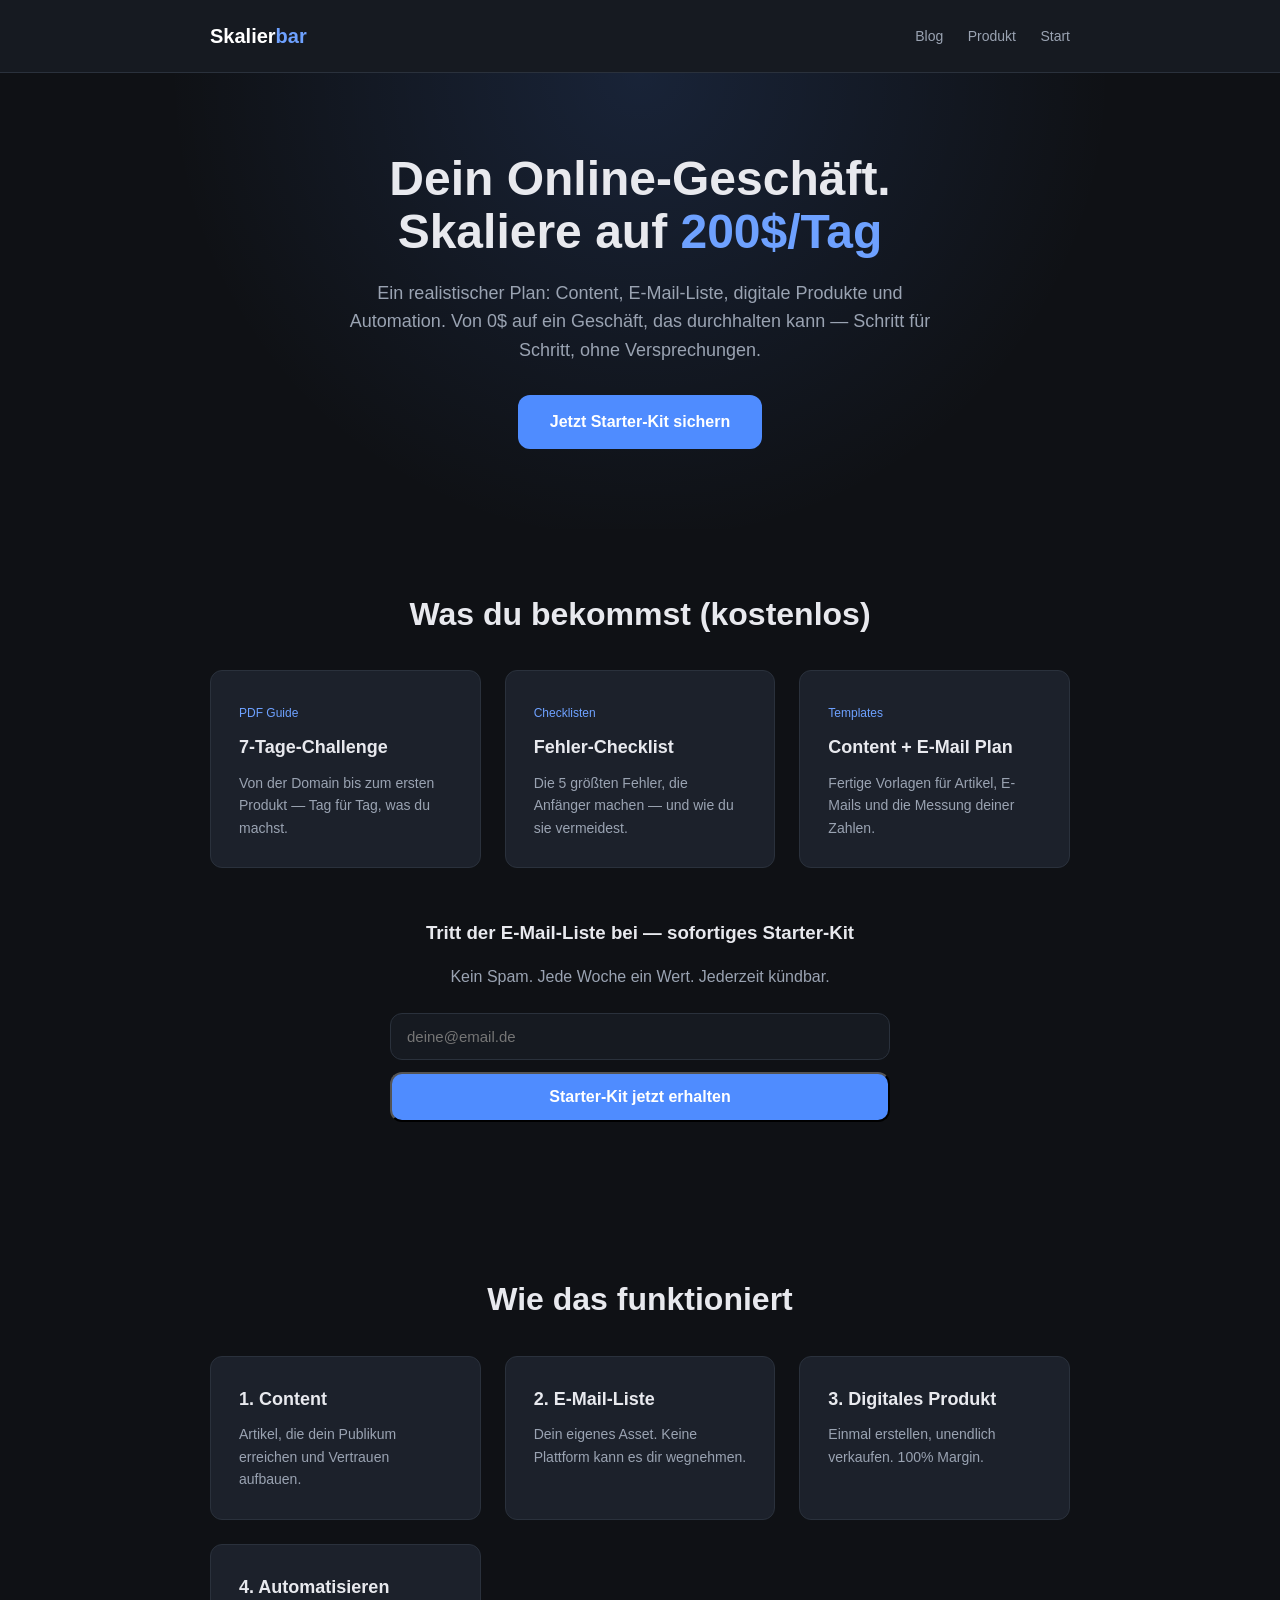
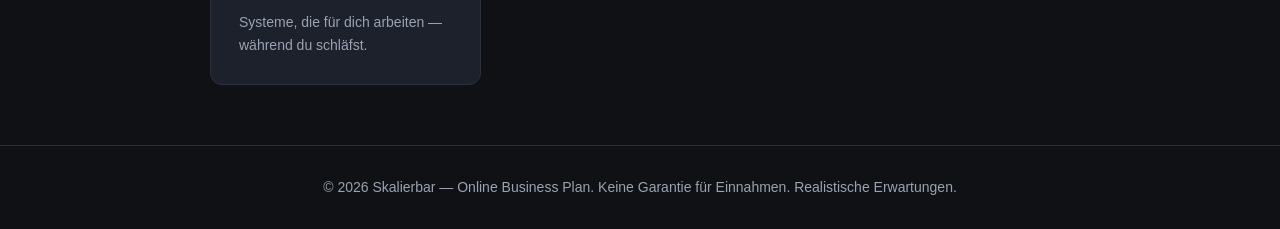
<file: online-business/site/index.html>
<!DOCTYPE html>
<html lang="de">
<head>
  <meta charset="UTF-8">
  <meta name="viewport" content="width=device-width, initial-scale=1.0">
  <title>Online Business Skalieren — Von 0$ auf 200$/Tag</title>
  <meta name="description" content="Lerne, wie du ein Online-Geschäft aufbaust, das mit der Zeit auf 200$/Tag skaliert. Content, E-Mail-Liste, digitale Produkte, Automation.">
  <link rel="stylesheet" href="styles.css">
</head>
<body>
  <header>
    <div class="container">
      <div class="logo">Skalier<span>bar</span></div>
      <nav>
        <a href="blog.html">Blog</a>
        <a href="produkt.html">Produkt</a>
        <a href="#start">Start</a>
      </nav>
    </div>
  </header>

  <section class="hero">
    <div class="container">
      <h1>Dein Online-Geschäft.<br>Skaliere auf <span>200$/Tag</span></h1>
      <p>Ein realistischer Plan: Content, E-Mail-Liste, digitale Produkte und Automation. Von 0$ auf ein Geschäft, das durchhalten kann — Schritt für Schritt, ohne Versprechungen.</p>
      <a href="#start" class="cta">Jetzt Starter-Kit sichern</a>
    </div>
  </section>

  <section class="section" id="start">
    <div class="container">
      <h2>Was du bekommst (kostenlos)</h2>
      <div class="grid">
        <div class="card">
          <span class="tag">PDF Guide</span>
          <h3>7-Tage-Challenge</h3>
          <p>Von der Domain bis zum ersten Produkt — Tag für Tag, was du machst.</p>
        </div>
        <div class="card">
          <span class="tag">Checklisten</span>
          <h3>Fehler-Checklist</h3>
          <p>Die 5 größten Fehler, die Anfänger machen — und wie du sie vermeidest.</p>
        </div>
        <div class="card">
          <span class="tag">Templates</span>
          <h3>Content + E-Mail Plan</h3>
          <p>Fertige Vorlagen für Artikel, E-Mails und die Messung deiner Zahlen.</p>
        </div>
      </div>

      <div class="lead-form" style="margin-top:50px;">
        <h3 style="text-align:center;margin-bottom:16px;">Tritt der E-Mail-Liste bei — sofortiges Starter-Kit</h3>
        <p style="text-align:center;color:var(--muted);margin-bottom:24px;">Kein Spam. Jede Woche ein Wert. Jederzeit kündbar.</p>
        <form id="subscribeForm">
          <input type="email" name="email" placeholder="deine@email.de" required>
          <button type="submit" class="cta">Starter-Kit jetzt erhalten</button>
          <p id="formMsg" style="margin-top:12px;min-height:20px;"></p>
        </form>
      </div>
    </div>
  </section>

  <section class="section">
    <div class="container">
      <h2>Wie das funktioniert</h2>
      <div class="grid">
        <div class="card"><h3>1. Content</h3><p>Artikel, die dein Publikum erreichen und Vertrauen aufbauen.</p></div>
        <div class="card"><h3>2. E-Mail-Liste</h3><p>Dein eigenes Asset. Keine Plattform kann es dir wegnehmen.</p></div>
        <div class="card"><h3>3. Digitales Produkt</h3><p>Einmal erstellen, unendlich verkaufen. 100% Margin.</p></div>
        <div class="card"><h3>4. Automatisieren</h3><p>Systeme, die für dich arbeiten — während du schläfst.</p></div>
      </div>
    </div>
  </section>

  <footer>
    <div class="container">
      <p>© 2026 Skalierbar — Online Business Plan. Keine Garantie für Einnahmen. Realistische Erwartungen.</p>
    </div>
  </footer>

  <script>
    document.getElementById('subscribeForm').addEventListener('submit', async (e) => {
      e.preventDefault();
      const form = e.target;
      const email = form.email.value.trim();
      const msg = document.getElementById('formMsg');
      const btn = form.querySelector('button');
      btn.disabled = true;
      btn.textContent = 'Wird gesendet...';
      try {
        const res = await fetch('/api/subscribe', {
          method: 'POST',
          headers: { 'Content-Type': 'application/x-www-form-urlencoded' },
          body: 'email=' + encodeURIComponent(email) + '&source=website&leadMagnet=7-tage-challenge'
        });
        const data = await res.json();
        if (res.ok) {
          msg.innerHTML = '<span class="success">✓ ' + (data.message || 'Erfolgreich angemeldet!') + '</span>';
          form.reset();
        } else {
          msg.innerHTML = '<span class="error">✗ ' + (data.error || 'Fehler') + '</span>';
        }
      } catch {
        msg.innerHTML = '<span class="error">✗ Netzwerkfehler. Bitte erneut versuchen.</span>';
      }
      btn.disabled = false;
      btn.textContent = 'Starter-Kit jetzt erhalten';
    });
  </script>
</body>
</html>
</file>
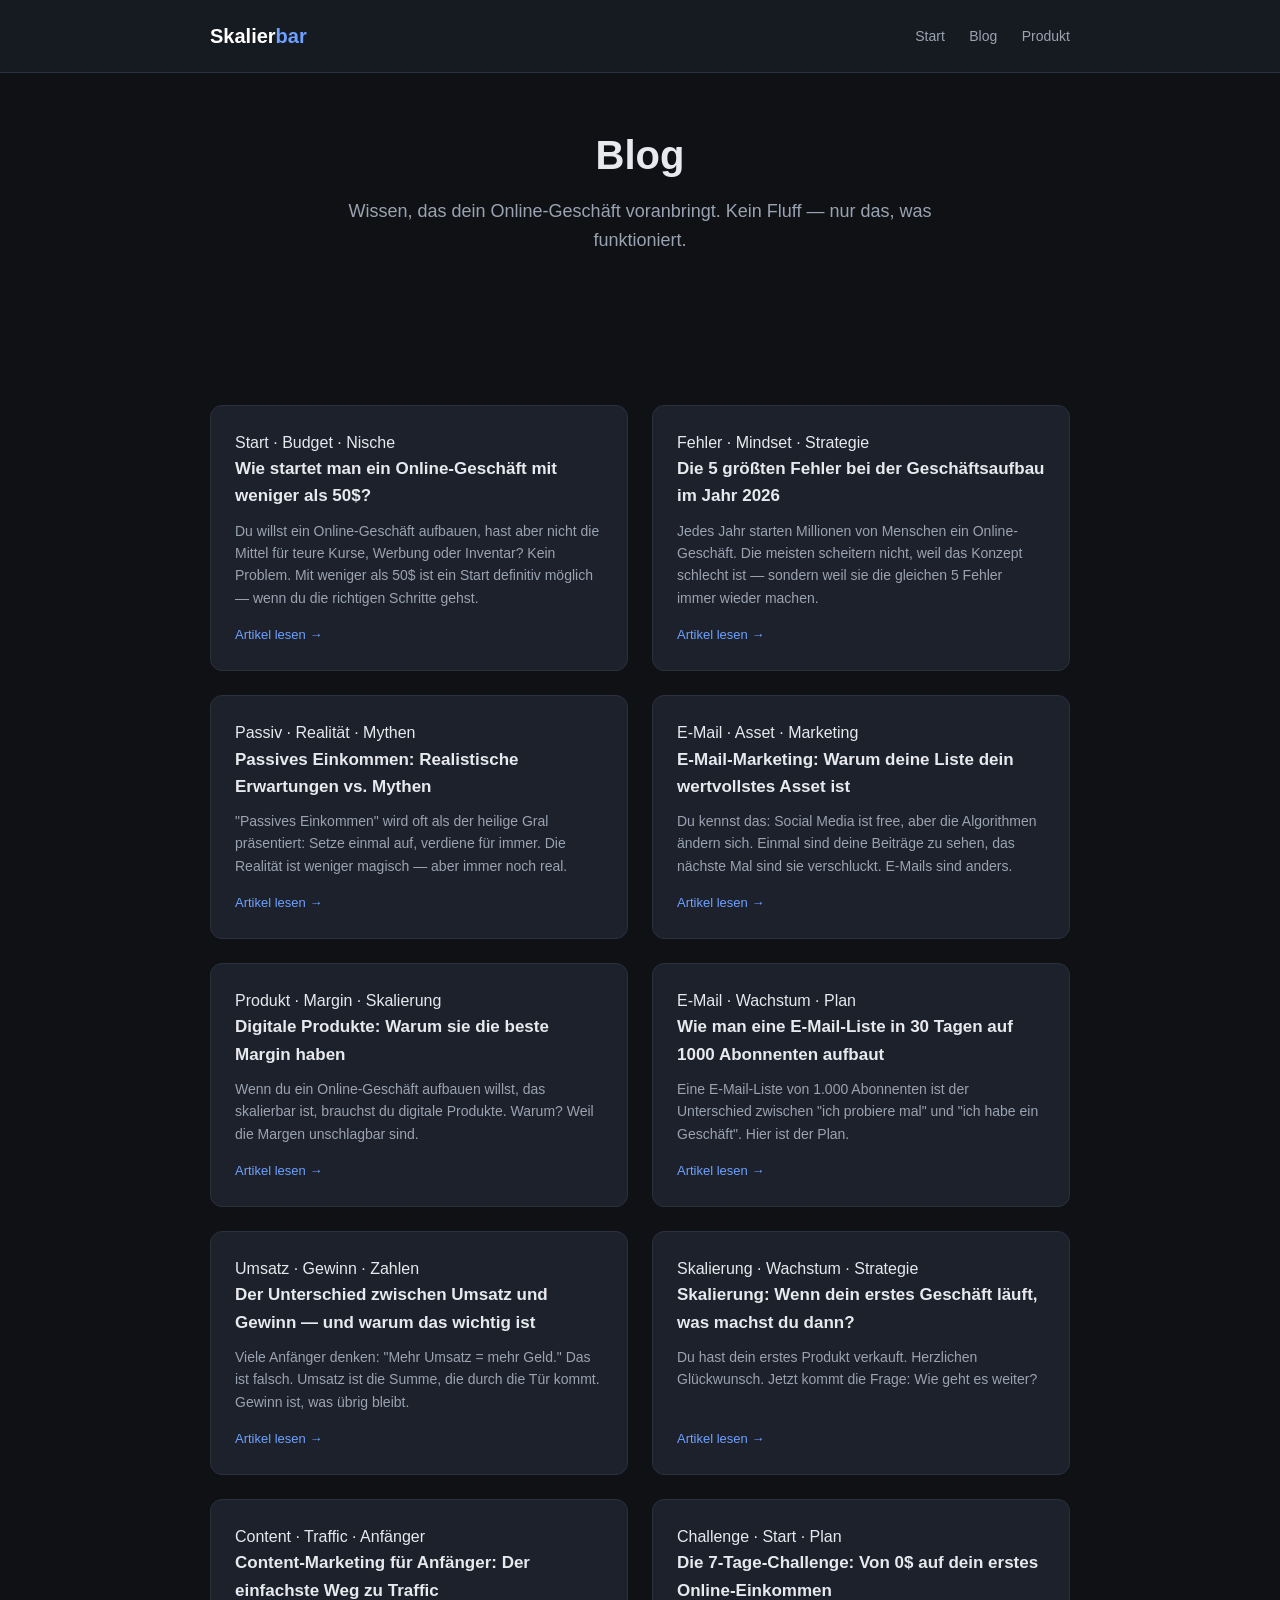
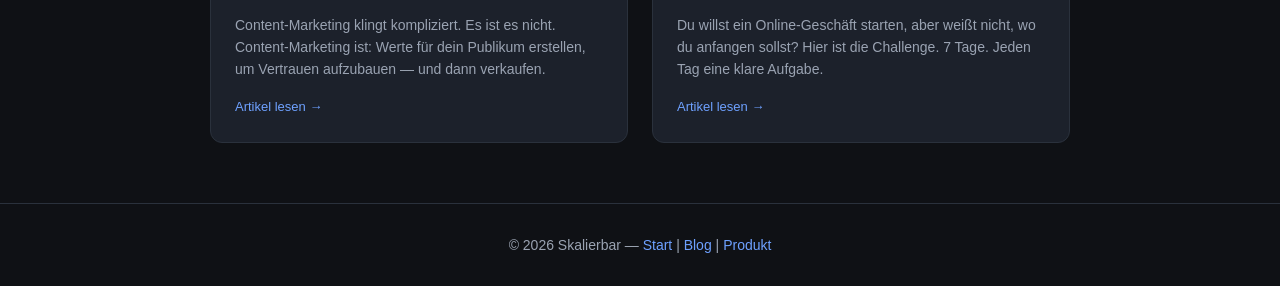
<file: online-business/site/blog.html>
<!DOCTYPE html>
<html lang="de">
<head>
  <meta charset="UTF-8">
  <meta name="viewport" content="width=device-width, initial-scale=1.0">
  <title>Blog — Online Business Skalieren</title>
  <meta name="description" content="Artikel über Online Business, passive Einkommen, E-Mail-Marketing, digitale Produkte und Skalierung.">
  <link rel="stylesheet" href="styles.css">
</head>
<body>
  <header>
    <div class="container">
      <div class="logo">Skalier<span>bar</span></div>
      <nav>
        <a href="index.html">Start</a>
        <a href="blog.html">Blog</a>
        <a href="produkt.html">Produkt</a>
      </nav>
    </div>
  </header>

  <section class="hero" style="padding:60px 0; background:none;">
    <div class="container">
      <h1 style="font-size:40px;">Blog</h1>
      <p style="max-width:600px;">Wissen, das dein Online-Geschäft voranbringt. Kein Fluff — nur das, was funktioniert.</p>
    </div>
  </section>

  <section class="section">
    <div class="container">
      <div class="blog-grid" id="blogGrid">
        <!-- Articles loaded via JS -->
      </div>
    </div>
  </section>

  <footer>
    <div class="container">
      <p>© 2026 Skalierbar — <a href="index.html">Start</a> | <a href="blog.html">Blog</a> | <a href="produkt.html">Produkt</a></p>
    </div>
  </footer>

  <script>
    const articles = [
      { file: 'artikel/01-wie-startet-man-online-geschaeft.html', title: 'Wie startet man ein Online-Geschäft mit weniger als 50$?', excerpt: 'Du willst ein Online-Geschäft aufbauen, hast aber nicht die Mittel für teure Kurse, Werbung oder Inventar? Kein Problem. Mit weniger als 50$ ist ein Start definitiv möglich — wenn du die richtigen Schritte gehst.', tags: ['Start', 'Budget', 'Nische'] },
      { file: 'artikel/02-die-groessten-fehler.html', title: 'Die 5 größten Fehler bei der Geschäftsaufbau im Jahr 2026', excerpt: 'Jedes Jahr starten Millionen von Menschen ein Online-Geschäft. Die meisten scheitern nicht, weil das Konzept schlecht ist — sondern weil sie die gleichen 5 Fehler immer wieder machen.', tags: ['Fehler', 'Mindset', 'Strategie'] },
      { file: 'artikel/03-passives-einkommen.html', title: 'Passives Einkommen: Realistische Erwartungen vs. Mythen', excerpt: '"Passives Einkommen" wird oft als der heilige Gral präsentiert: Setze einmal auf, verdiene für immer. Die Realität ist weniger magisch — aber immer noch real.', tags: ['Passiv', 'Realität', 'Mythen'] },
      { file: 'artikel/04-email-marketing.html', title: 'E-Mail-Marketing: Warum deine Liste dein wertvollstes Asset ist', excerpt: 'Du kennst das: Social Media ist free, aber die Algorithmen ändern sich. Einmal sind deine Beiträge zu sehen, das nächste Mal sind sie verschluckt. E-Mails sind anders.', tags: ['E-Mail', 'Asset', 'Marketing'] },
      { file: 'artikel/05-digitale-produkte.html', title: 'Digitale Produkte: Warum sie die beste Margin haben', excerpt: 'Wenn du ein Online-Geschäft aufbauen willst, das skalierbar ist, brauchst du digitale Produkte. Warum? Weil die Margen unschlagbar sind.', tags: ['Produkt', 'Margin', 'Skalierung'] },
      { file: 'artikel/06-email-liste-30-tage.html', title: 'Wie man eine E-Mail-Liste in 30 Tagen auf 1000 Abonnenten aufbaut', excerpt: 'Eine E-Mail-Liste von 1.000 Abonnenten ist der Unterschied zwischen "ich probiere mal" und "ich habe ein Geschäft". Hier ist der Plan.', tags: ['E-Mail', 'Wachstum', 'Plan'] },
      { file: 'artikel/07-umsatz-vs-gewinn.html', title: 'Der Unterschied zwischen Umsatz und Gewinn — und warum das wichtig ist', excerpt: 'Viele Anfänger denken: "Mehr Umsatz = mehr Geld." Das ist falsch. Umsatz ist die Summe, die durch die Tür kommt. Gewinn ist, was übrig bleibt.', tags: ['Umsatz', 'Gewinn', 'Zahlen'] },
      { file: 'artikel/08-skalierung.html', title: 'Skalierung: Wenn dein erstes Geschäft läuft, was machst du dann?', excerpt: 'Du hast dein erstes Produkt verkauft. Herzlichen Glückwunsch. Jetzt kommt die Frage: Wie geht es weiter?', tags: ['Skalierung', 'Wachstum', 'Strategie'] },
      { file: 'artikel/09-content-marketing-anfaenger.html', title: 'Content-Marketing für Anfänger: Der einfachste Weg zu Traffic', excerpt: 'Content-Marketing klingt kompliziert. Es ist es nicht. Content-Marketing ist: Werte für dein Publikum erstellen, um Vertrauen aufzubauen — und dann verkaufen.', tags: ['Content', 'Traffic', 'Anfänger'] },
      { file: 'artikel/10-7-tage-challenge.html', title: 'Die 7-Tage-Challenge: Von 0$ auf dein erstes Online-Einkommen', excerpt: 'Du willst ein Online-Geschäft starten, aber weißt nicht, wo du anfangen sollst? Hier ist die Challenge. 7 Tage. Jeden Tag eine klare Aufgabe.', tags: ['Challenge', 'Start', 'Plan'] },
    ];

    const grid = document.getElementById('blogGrid');
    articles.forEach(a => {
      const card = document.createElement('article');
      card.className = 'blog-card';
      card.innerHTML = `
        <span class="tag">${a.tags.join(' · ')}</span>
        <h3>${a.title}</h3>
        <p>${a.excerpt}</p>
        <a href="${a.file}" class="read">Artikel lesen →</a>
      `;
      grid.appendChild(card);
    });
  </script>
</body>
</html>
</file>
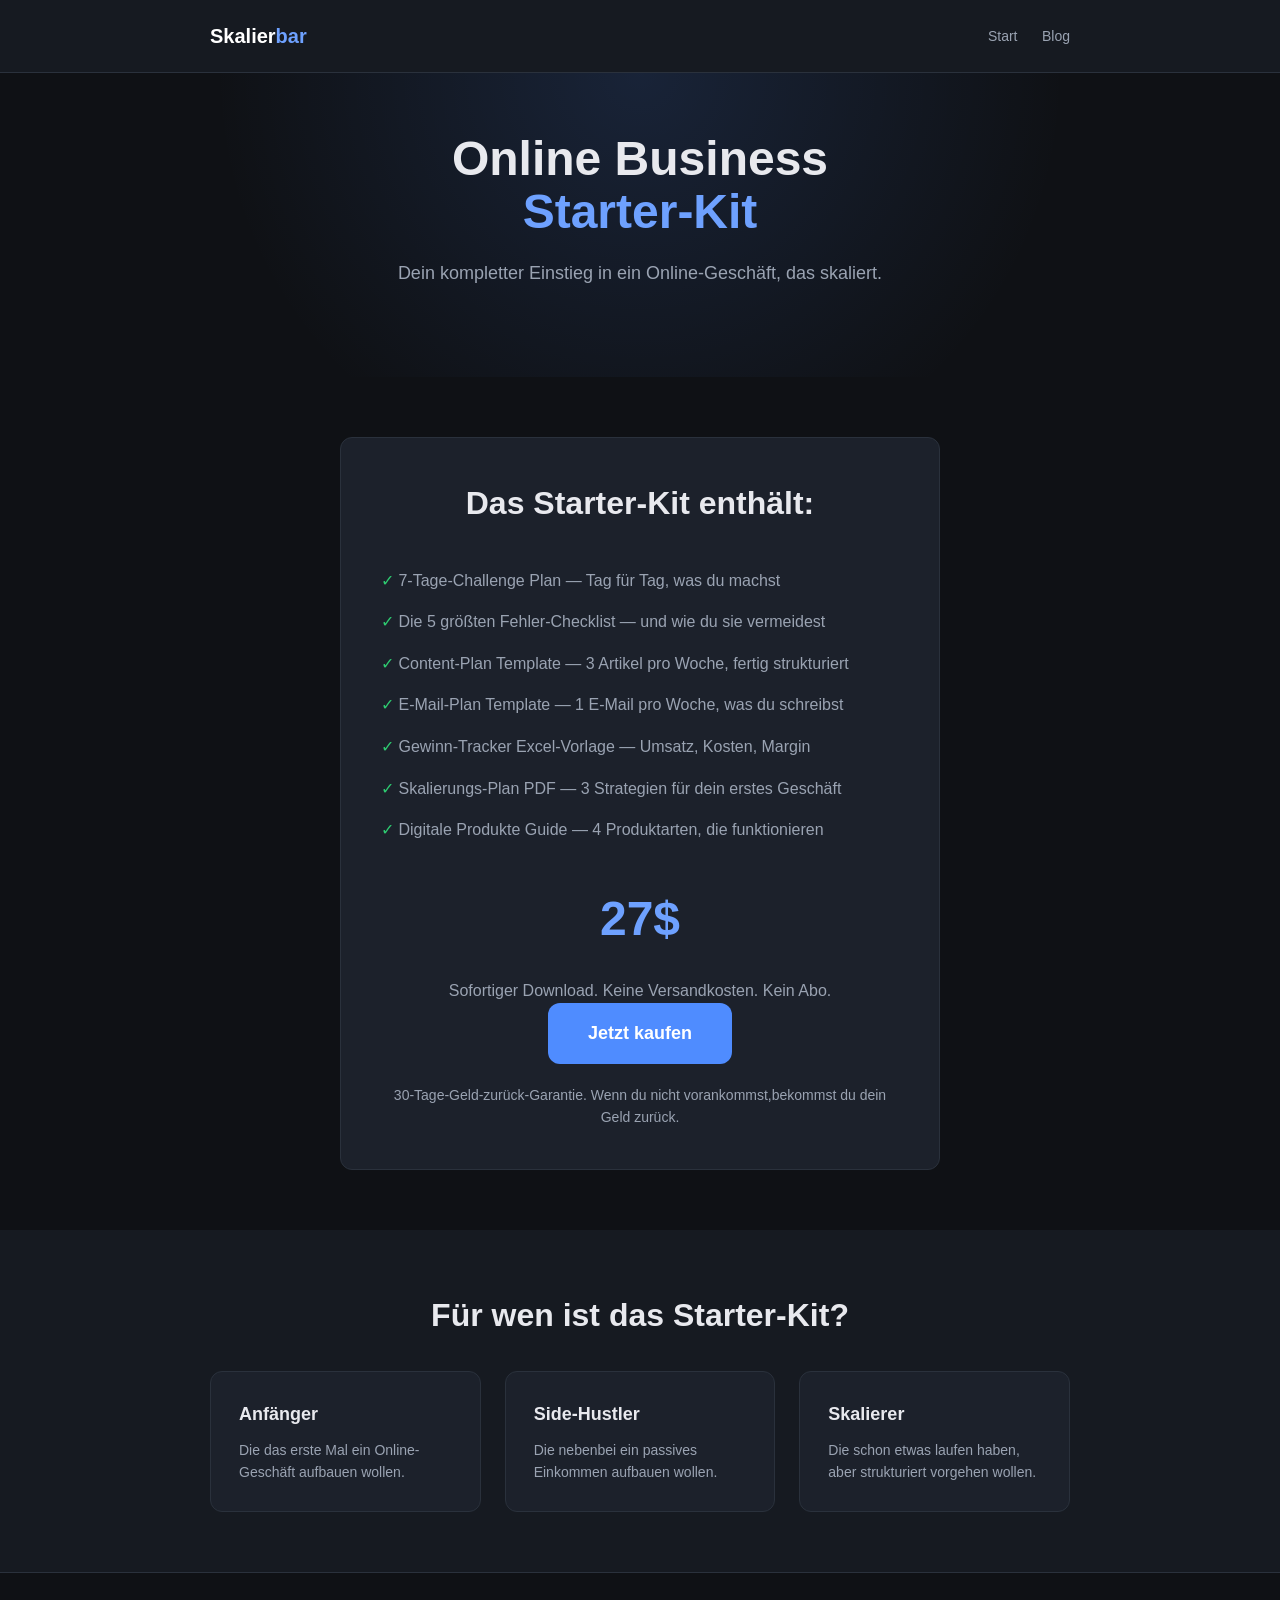
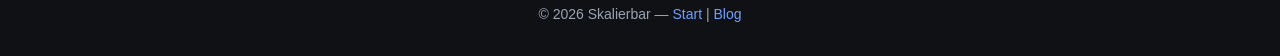
<file: online-business/site/produkt.html>
<!DOCTYPE html>
<html lang="de">
<head>
  <meta charset="UTF-8">
  <meta name="viewport" content="width=device-width, initial-scale=1.0">
  <title>Produkt: Online Business Starter-Kit | Skalierbar</title>
  <link rel="stylesheet" href="styles.css">
</head>
<body>
  <header>
    <div class="container">
      <div class="logo">Skalier<span>bar</span></div>
      <nav>
        <a href="index.html">Start</a>
        <a href="blog.html">Blog</a>
      </nav>
    </div>
  </header>

  <section class="hero" style="padding:60px 0;">
    <div class="container">
      <h1>Online Business<br><span>Starter-Kit</span></h1>
      <p style="color:var(--muted); margin-top:20px;">Dein kompletter Einstieg in ein Online-Geschäft, das skaliert.</p>
    </div>
  </section>

  <section class="section">
    <div class="container">
      <div class="product">
        <h2>Das Starter-Kit enthält:</h2>
        <ul>
          <li>7-Tage-Challenge Plan — Tag für Tag, was du machst</li>
          <li>Die 5 größten Fehler-Checklist — und wie du sie vermeidest</li>
          <li>Content-Plan Template — 3 Artikel pro Woche, fertig strukturiert</li>
          <li>E-Mail-Plan Template — 1 E-Mail pro Woche, was du schreibst</li>
          <li>Gewinn-Tracker Excel-Vorlage — Umsatz, Kosten, Margin</li>
          <li>Skalierungs-Plan PDF — 3 Strategien für dein erstes Geschäft</li>
          <li>Digitale Produkte Guide — 4 Produktarten, die funktionieren</li>
        </ul>

        <div class="price">27$</div>
        <p style="color:var(--muted);">Sofortiger Download. Keine Versandkosten. Kein Abo.</p>
        <a href="#buy" class="cta" style="display:inline-block; font-size:18px; padding:16px 40px;">Jetzt kaufen</a>
        <p style="margin-top:20px; color:var(--muted); font-size:14px;">30-Tage-Geld-zurück-Garantie. Wenn du nicht vorankommst,bekommst du dein Geld zurück.</p>
      </div>
    </div>
  </section>

  <section class="section" style="background:var(--bg2);">
    <div class="container">
      <h2 style="text-align:center;">Für wen ist das Starter-Kit?</h2>
      <div class="grid">
        <div class="card"><h3>Anfänger</h3><p>Die das erste Mal ein Online-Geschäft aufbauen wollen.</p></div>
        <div class="card"><h3>Side-Hustler</h3><p>Die nebenbei ein passives Einkommen aufbauen wollen.</p></div>
        <div class="card"><h3>Skalierer</h3><p>Die schon etwas laufen haben, aber strukturiert vorgehen wollen.</p></div>
      </div>
    </div>
  </section>

  <footer>
    <div class="container"><p>© 2026 Skalierbar — <a href="index.html">Start</a> | <a href="blog.html">Blog</a></p></div>
  </footer>
</body>
</html>
</file>
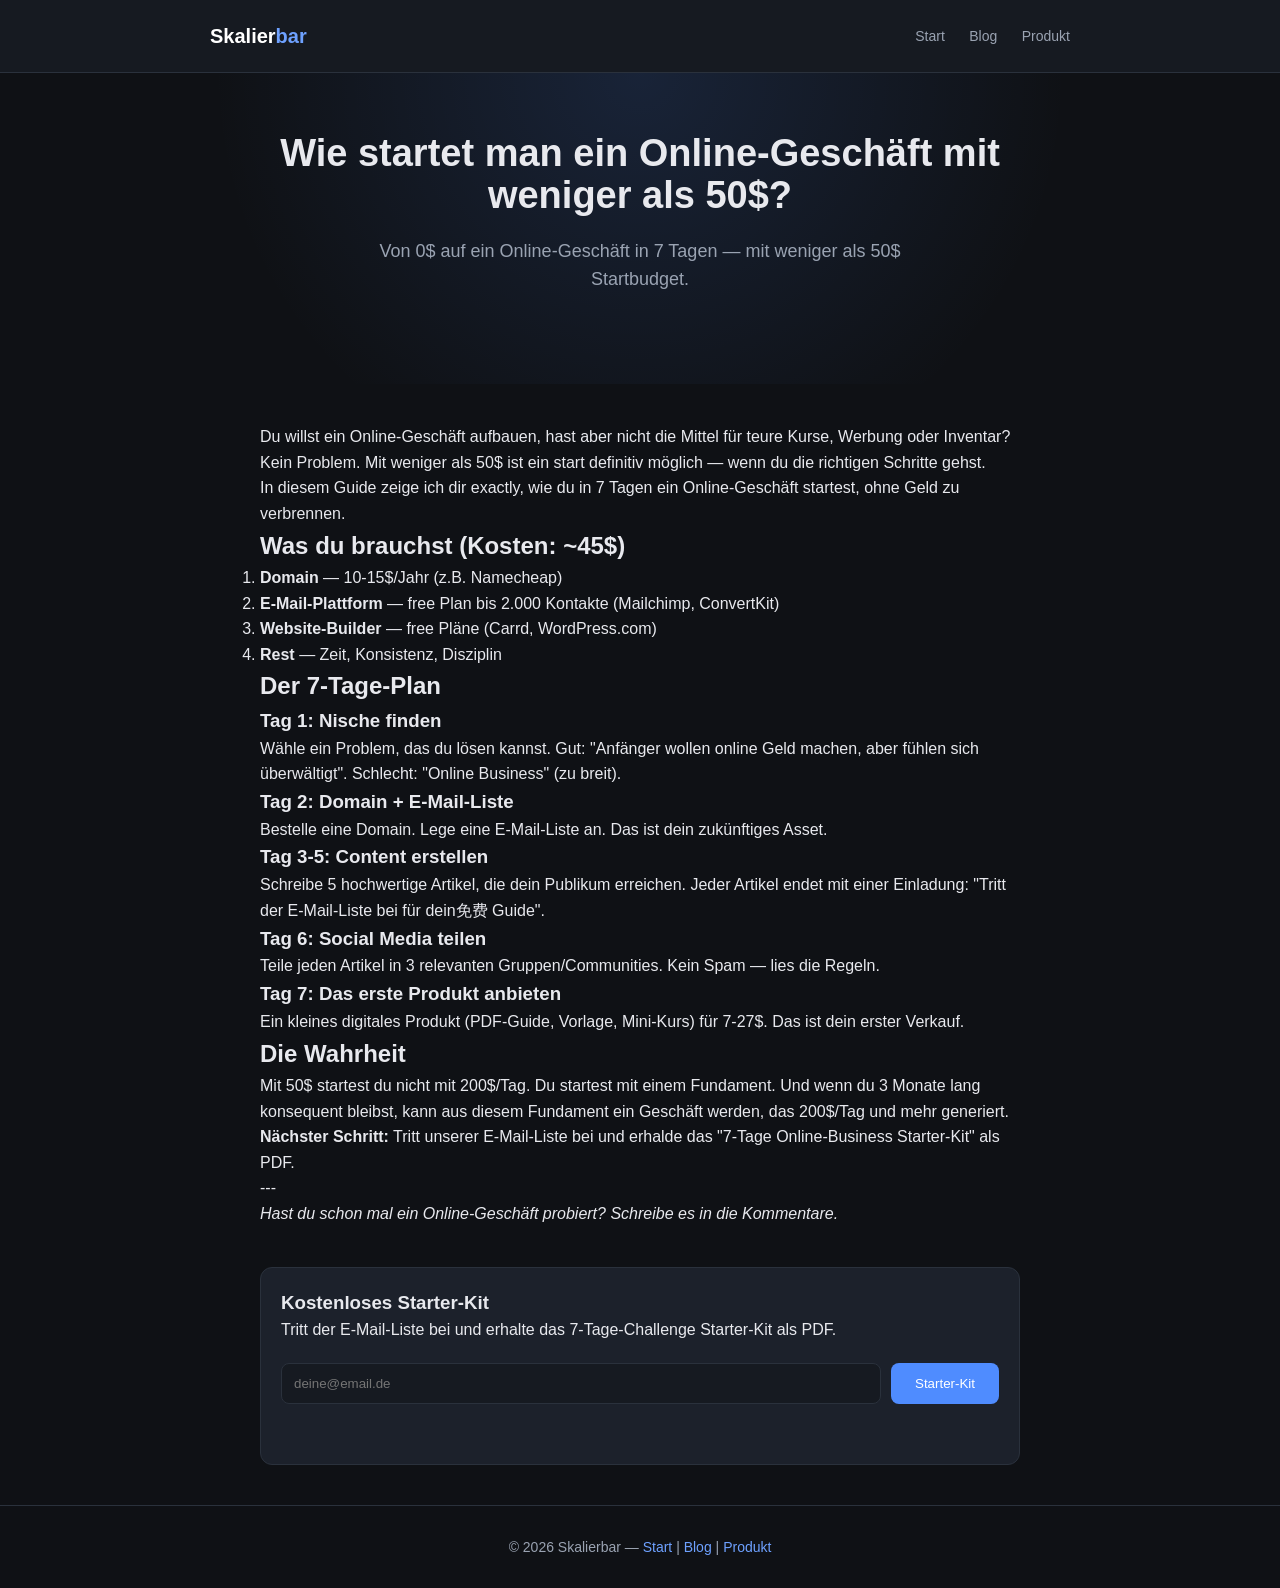
<file: online-business/site/artikel/01-wie-startet-man-online-geschaeft.html>
<!DOCTYPE html>
<html lang="de">
<head>
  <meta charset="UTF-8">
  <meta name="viewport" content="width=device-width, initial-scale=1.0">
  <title>Wie startet man ein Online-Geschäft mit weniger als 50$? | Skalierbar</title>
  <meta name="description" content="Von 0$ auf ein Online-Geschäft in 7 Tagen — mit weniger als 50$ Startbudget.">
  <link rel="stylesheet" href="../styles.css">
</head>
<body>
  <header>
    <div class="container">
      <div class="logo">Skalier<span>bar</span></div>
      <nav>
        <a href="../index.html">Start</a>
        <a href="../blog.html">Blog</a>
        <a href="../produkt.html">Produkt</a>
      </nav>
    </div>
  </header>

  <section class="hero" style="padding:60px 0;">
    <div class="container">
      <h1 style="font-size:38px;">Wie startet man ein Online-Geschäft mit weniger als 50$?</h1>
      <p style="color:var(--muted); margin-top:20px;">Von 0$ auf ein Online-Geschäft in 7 Tagen — mit weniger als 50$ Startbudget.</p>
    </div>
  </section>

  <article class="container" style="padding:40px 0; max-width:760px;">
    <p>Du willst ein Online-Geschäft aufbauen, hast aber nicht die Mittel für teure Kurse, Werbung oder Inventar? Kein Problem. Mit weniger als 50$ ist ein start definitiv möglich — wenn du die richtigen Schritte gehst.</p><p>In diesem Guide zeige ich dir exactly, wie du in 7 Tagen ein Online-Geschäft startest, ohne Geld zu verbrennen.</p><h2>Was du brauchst (Kosten: ~45$)</h2><ol><li><strong>Domain</strong> — 10-15$/Jahr (z.B. Namecheap)</li><li><strong>E-Mail-Plattform</strong> — free Plan bis 2.000 Kontakte (Mailchimp, ConvertKit)</li><li><strong>Website-Builder</strong> — free Pläne (Carrd, WordPress.com)</li><li><strong>Rest</strong> — Zeit, Konsistenz, Disziplin</li></ol><h2>Der 7-Tage-Plan</h2><h3>Tag 1: Nische finden</h3><p>Wähle ein Problem, das du lösen kannst. Gut: "Anfänger wollen online Geld machen, aber fühlen sich überwältigt". Schlecht: "Online Business" (zu breit).</p><h3>Tag 2: Domain + E-Mail-Liste</h3><p>Bestelle eine Domain. Lege eine E-Mail-Liste an. Das ist dein zukünftiges Asset.</p><h3>Tag 3-5: Content erstellen</h3><p>Schreibe 5 hochwertige Artikel, die dein Publikum erreichen. Jeder Artikel endet mit einer Einladung: "Tritt der E-Mail-Liste bei für dein免费 Guide".</p><h3>Tag 6: Social Media teilen</h3><p>Teile jeden Artikel in 3 relevanten Gruppen/Communities. Kein Spam — lies die Regeln.</p><h3>Tag 7: Das erste Produkt anbieten</h3><p>Ein kleines digitales Produkt (PDF-Guide, Vorlage, Mini-Kurs) für 7-27$. Das ist dein erster Verkauf.</p><h2>Die Wahrheit</h2><p>Mit 50$ startest du nicht mit 200$/Tag. Du startest mit einem Fundament. Und wenn du 3 Monate lang konsequent bleibst, kann aus diesem Fundament ein Geschäft werden, das 200$/Tag und mehr generiert.</p><p><strong>Nächster Schritt:</strong> Tritt unserer E-Mail-Liste bei und erhalde das "7-Tage Online-Business Starter-Kit" als PDF.</p><p>---</p><p><em>Hast du schon mal ein Online-Geschäft probiert? Schreibe es in die Kommentare.</em></p>
    <div style="margin-top:40px; padding:20px; background:var(--card); border:1px solid var(--border); border-radius:12px;">
      <h3>Kostenloses Starter-Kit</h3>
      <p>Tritt der E-Mail-Liste bei und erhalte das 7-Tage-Challenge Starter-Kit als PDF.</p>
      <form id="artSubscribe" style="display:flex;gap:10px;flex-wrap:wrap;margin-top:20px;">
        <input type="email" placeholder="deine@email.de" required style="flex:1; min-width:240px; padding:12px; background:var(--bg2); border:1px solid var(--border); border-radius:8px; color:#fff;">
        <button type="submit" style="padding:12px 24px; background:var(--accent); border:none; border-radius:8px; color:#fff; cursor:pointer;">Starter-Kit</button>
      </form>
      <div id="msg" style="margin-top:16px; min-height:24px;"></div>
    </div>
  </article>

  <footer>
    <div class="container"><p>© 2026 Skalierbar — <a href="../index.html">Start</a> | <a href="../blog.html">Blog</a> | <a href="../produkt.html">Produkt</a></p></div>
  </footer>

  <script>
    document.getElementById('artSubscribe').addEventListener('submit', async (e) => {
      e.preventDefault();
      const form = e.target;
      const input = form.querySelector('input');
      const email = input.value.trim();
      const msg = document.getElementById('msg');
      if (!email || !/^.+@.+\..+$/.test(email)) {
        msg.innerHTML = '<span style="color:#ff6b6b;">Gültige E-Mail-Adresse eingeben</span>';
        return;
      }
      msg.innerHTML = 'Wird gesendet...';
      try {
        const res = await fetch('/api/lead', {
          method: 'POST',
          headers: { 'Content-Type': 'application/x-www-form-urlencoded' },
          body: `email=${encodeURIComponent(email)}&source=article&leadMagnet=7-tage-challenge`
        });
        const data = await res.json();
        if (res.ok) {
          msg.innerHTML = '<span style="color:#2ecc71;">✓ Erfolgreich angemeldet! Check dein E-Mail-Postfach für das Starter-Kit.</span>';
          input.disabled = true;
        } else {
          msg.innerHTML = '<span style="color:#ff6b6b;">✗ ' + (data.error || 'Fehler') + '</span>';
        }
      } catch {
        msg.innerHTML = '<span style="color:#ff6b6b;">✗ Netzwerkfehler</span>';
      }
    });
  </script>
</body>
</html>
</file>
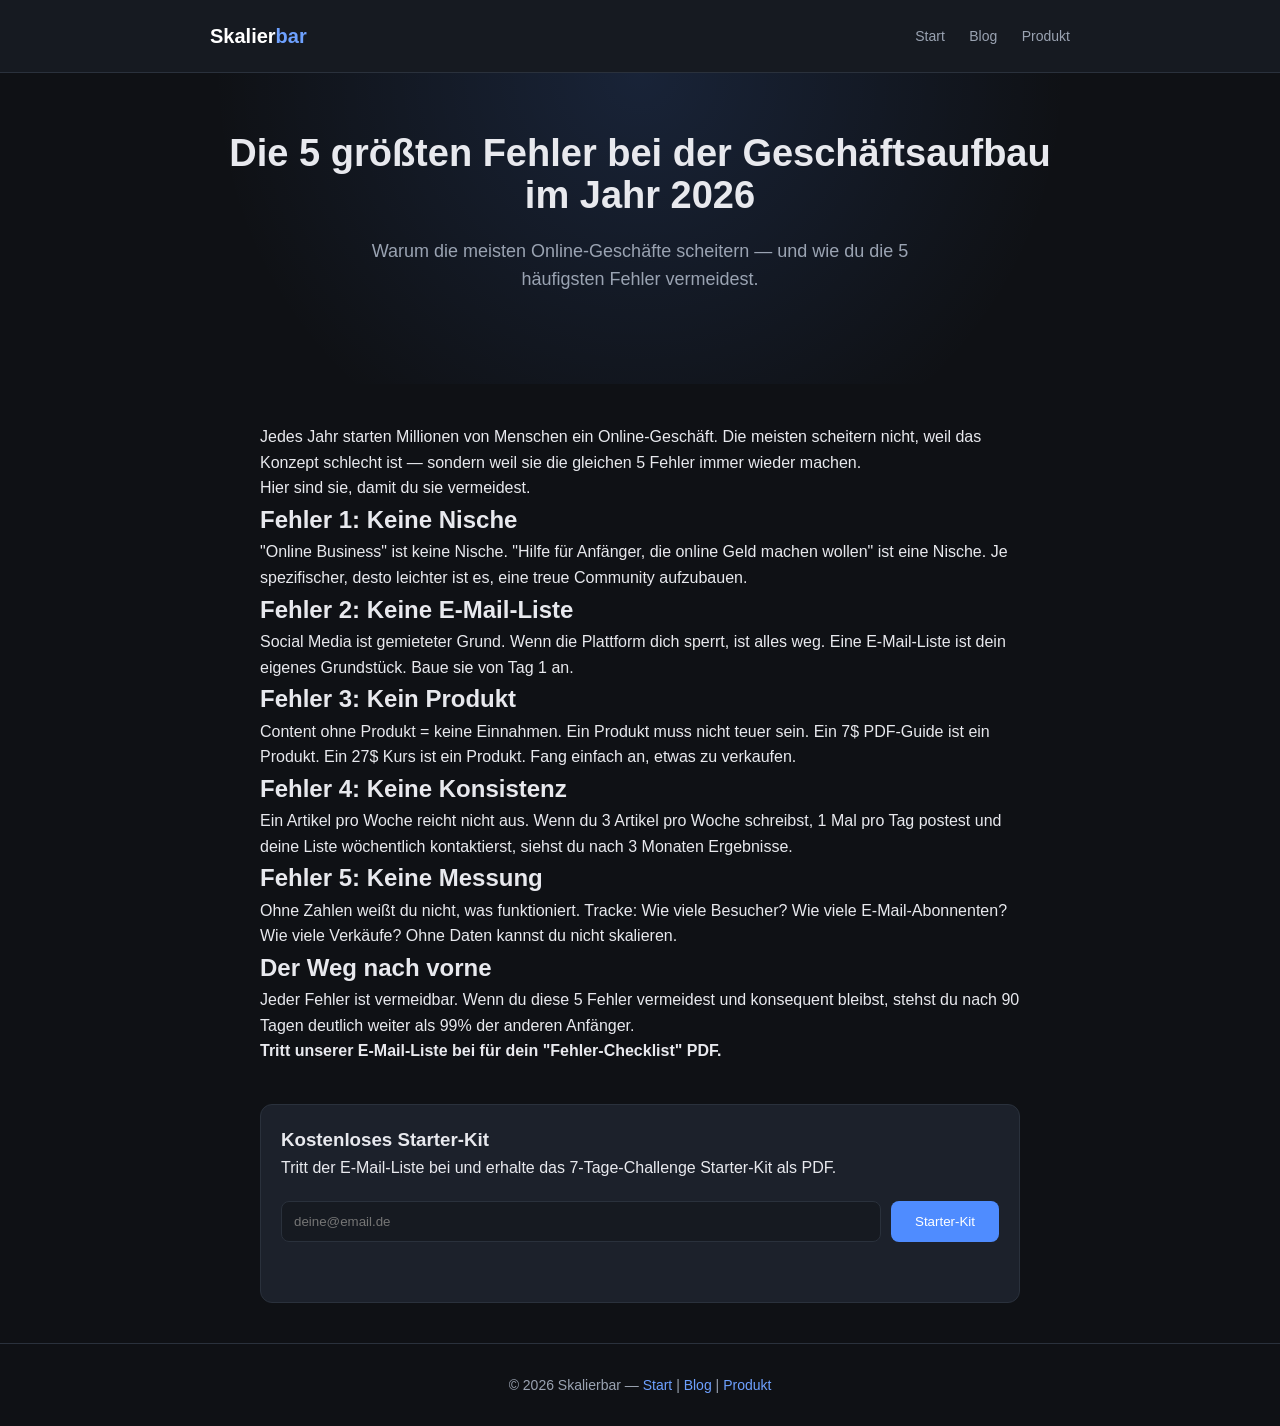
<file: online-business/site/artikel/02-die-groessten-fehler.html>
<!DOCTYPE html>
<html lang="de">
<head>
  <meta charset="UTF-8">
  <meta name="viewport" content="width=device-width, initial-scale=1.0">
  <title>Die 5 größten Fehler bei der Geschäftsaufbau im Jahr 2026 | Skalierbar</title>
  <meta name="description" content="Warum die meisten Online-Geschäfte scheitern — und wie du die 5 häufigsten Fehler vermeidest.">
  <link rel="stylesheet" href="../styles.css">
</head>
<body>
  <header>
    <div class="container">
      <div class="logo">Skalier<span>bar</span></div>
      <nav>
        <a href="../index.html">Start</a>
        <a href="../blog.html">Blog</a>
        <a href="../produkt.html">Produkt</a>
      </nav>
    </div>
  </header>

  <section class="hero" style="padding:60px 0;">
    <div class="container">
      <h1 style="font-size:38px;">Die 5 größten Fehler bei der Geschäftsaufbau im Jahr 2026</h1>
      <p style="color:var(--muted); margin-top:20px;">Warum die meisten Online-Geschäfte scheitern — und wie du die 5 häufigsten Fehler vermeidest.</p>
    </div>
  </section>

  <article class="container" style="padding:40px 0; max-width:760px;">
    <p>Jedes Jahr starten Millionen von Menschen ein Online-Geschäft. Die meisten scheitern nicht, weil das Konzept schlecht ist — sondern weil sie die gleichen 5 Fehler immer wieder machen.</p><p>Hier sind sie, damit du sie vermeidest.</p><h2>Fehler 1: Keine Nische</h2><p>"Online Business" ist keine Nische. "Hilfe für Anfänger, die online Geld machen wollen" ist eine Nische. Je spezifischer, desto leichter ist es, eine treue Community aufzubauen.</p><h2>Fehler 2: Keine E-Mail-Liste</h2><p>Social Media ist gemieteter Grund. Wenn die Plattform dich sperrt, ist alles weg. Eine E-Mail-Liste ist dein eigenes Grundstück. Baue sie von Tag 1 an.</p><h2>Fehler 3: Kein Produkt</h2><p>Content ohne Produkt = keine Einnahmen. Ein Produkt muss nicht teuer sein. Ein 7$ PDF-Guide ist ein Produkt. Ein 27$ Kurs ist ein Produkt. Fang einfach an, etwas zu verkaufen.</p><h2>Fehler 4: Keine Konsistenz</h2><p>Ein Artikel pro Woche reicht nicht aus. Wenn du 3 Artikel pro Woche schreibst, 1 Mal pro Tag postest und deine Liste wöchentlich kontaktierst, siehst du nach 3 Monaten Ergebnisse.</p><h2>Fehler 5: Keine Messung</h2><p>Ohne Zahlen weißt du nicht, was funktioniert. Tracke: Wie viele Besucher? Wie viele E-Mail-Abonnenten? Wie viele Verkäufe? Ohne Daten kannst du nicht skalieren.</p><h2>Der Weg nach vorne</h2><p>Jeder Fehler ist vermeidbar. Wenn du diese 5 Fehler vermeidest und konsequent bleibst, stehst du nach 90 Tagen deutlich weiter als 99% der anderen Anfänger.</p><p><strong>Tritt unserer E-Mail-Liste bei für dein "Fehler-Checklist" PDF.</strong></p>
    <div style="margin-top:40px; padding:20px; background:var(--card); border:1px solid var(--border); border-radius:12px;">
      <h3>Kostenloses Starter-Kit</h3>
      <p>Tritt der E-Mail-Liste bei und erhalte das 7-Tage-Challenge Starter-Kit als PDF.</p>
      <form id="artSubscribe" style="display:flex;gap:10px;flex-wrap:wrap;margin-top:20px;">
        <input type="email" placeholder="deine@email.de" required style="flex:1; min-width:240px; padding:12px; background:var(--bg2); border:1px solid var(--border); border-radius:8px; color:#fff;">
        <button type="submit" style="padding:12px 24px; background:var(--accent); border:none; border-radius:8px; color:#fff; cursor:pointer;">Starter-Kit</button>
      </form>
      <div id="msg" style="margin-top:16px; min-height:24px;"></div>
    </div>
  </article>

  <footer>
    <div class="container"><p>© 2026 Skalierbar — <a href="../index.html">Start</a> | <a href="../blog.html">Blog</a> | <a href="../produkt.html">Produkt</a></p></div>
  </footer>

  <script>
    document.getElementById('artSubscribe').addEventListener('submit', async (e) => {
      e.preventDefault();
      const form = e.target;
      const input = form.querySelector('input');
      const email = input.value.trim();
      const msg = document.getElementById('msg');
      if (!email || !/^.+@.+\..+$/.test(email)) {
        msg.innerHTML = '<span style="color:#ff6b6b;">Gültige E-Mail-Adresse eingeben</span>';
        return;
      }
      msg.innerHTML = 'Wird gesendet...';
      try {
        const res = await fetch('/api/lead', {
          method: 'POST',
          headers: { 'Content-Type': 'application/x-www-form-urlencoded' },
          body: `email=${encodeURIComponent(email)}&source=article&leadMagnet=7-tage-challenge`
        });
        const data = await res.json();
        if (res.ok) {
          msg.innerHTML = '<span style="color:#2ecc71;">✓ Erfolgreich angemeldet! Check dein E-Mail-Postfach für das Starter-Kit.</span>';
          input.disabled = true;
        } else {
          msg.innerHTML = '<span style="color:#ff6b6b;">✗ ' + (data.error || 'Fehler') + '</span>';
        }
      } catch {
        msg.innerHTML = '<span style="color:#ff6b6b;">✗ Netzwerkfehler</span>';
      }
    });
  </script>
</body>
</html>
</file>
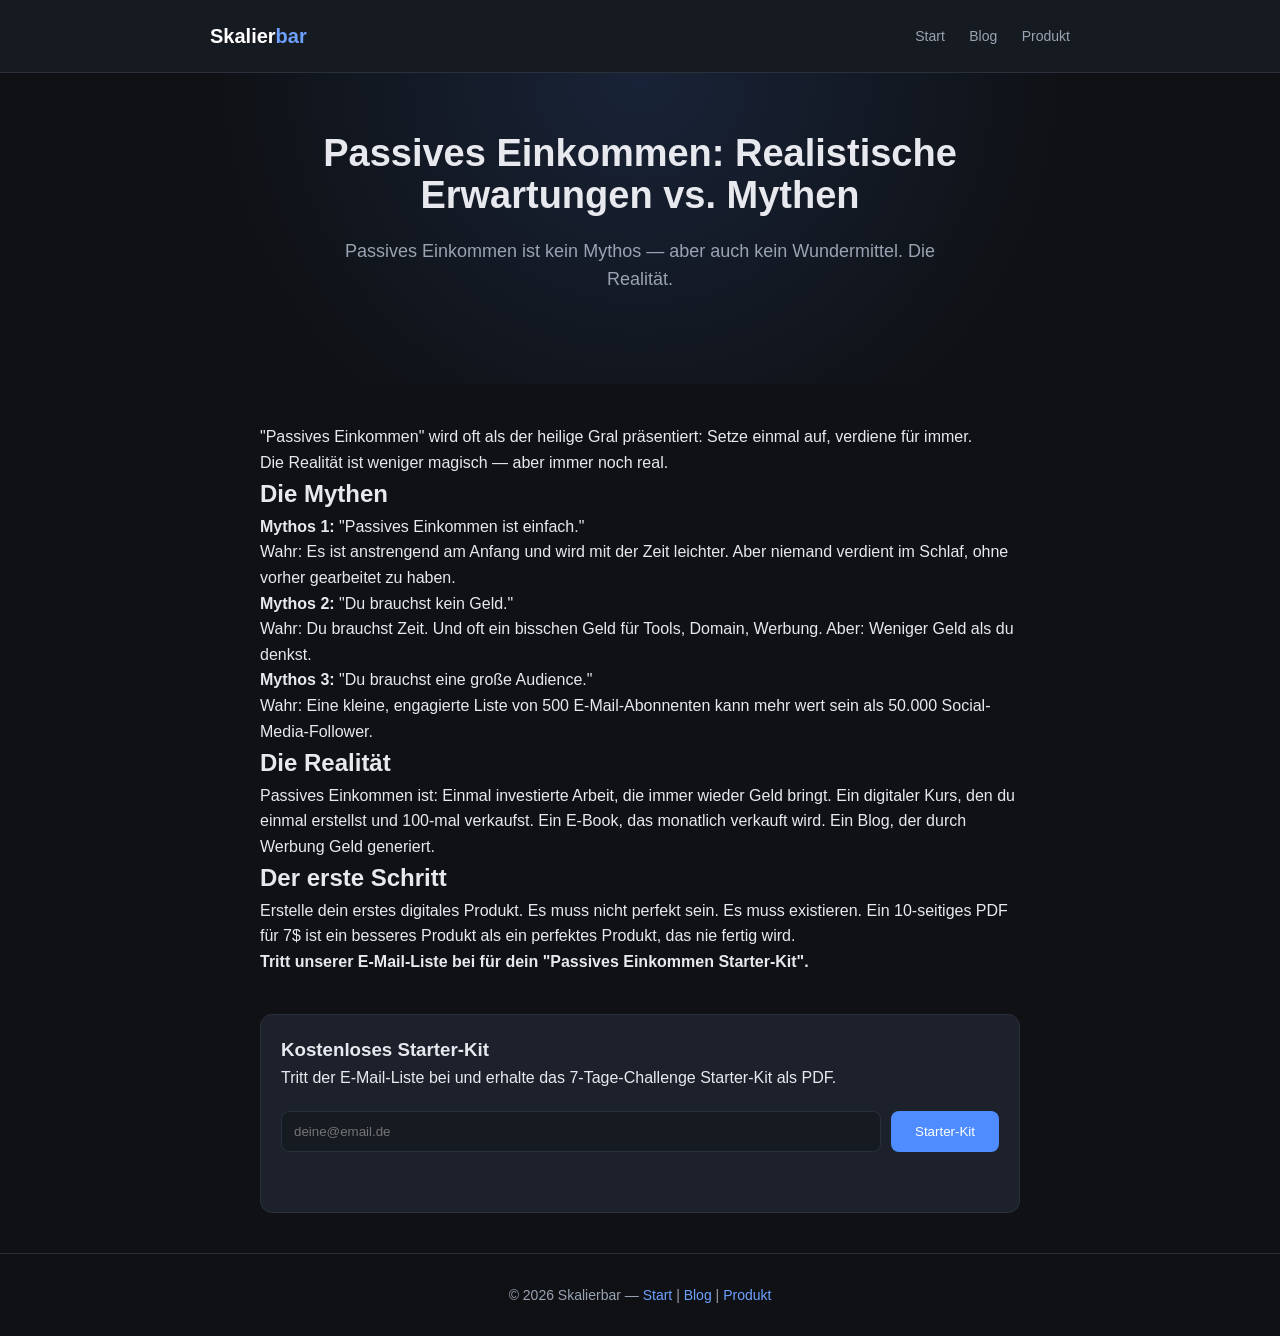
<file: online-business/site/artikel/03-passives-einkommen.html>
<!DOCTYPE html>
<html lang="de">
<head>
  <meta charset="UTF-8">
  <meta name="viewport" content="width=device-width, initial-scale=1.0">
  <title>Passives Einkommen: Realistische Erwartungen vs. Mythen | Skalierbar</title>
  <meta name="description" content="Passives Einkommen ist kein Mythos — aber auch kein Wundermittel. Die Realität.">
  <link rel="stylesheet" href="../styles.css">
</head>
<body>
  <header>
    <div class="container">
      <div class="logo">Skalier<span>bar</span></div>
      <nav>
        <a href="../index.html">Start</a>
        <a href="../blog.html">Blog</a>
        <a href="../produkt.html">Produkt</a>
      </nav>
    </div>
  </header>

  <section class="hero" style="padding:60px 0;">
    <div class="container">
      <h1 style="font-size:38px;">Passives Einkommen: Realistische Erwartungen vs. Mythen</h1>
      <p style="color:var(--muted); margin-top:20px;">Passives Einkommen ist kein Mythos — aber auch kein Wundermittel. Die Realität.</p>
    </div>
  </section>

  <article class="container" style="padding:40px 0; max-width:760px;">
    <p>"Passives Einkommen" wird oft als der heilige Gral präsentiert: Setze einmal auf, verdiene für immer.</p><p>Die Realität ist weniger magisch — aber immer noch real.</p><h2>Die Mythen</h2><p><strong>Mythos 1:</strong> "Passives Einkommen ist einfach."</p><p>Wahr: Es ist anstrengend am Anfang und wird mit der Zeit leichter. Aber niemand verdient im Schlaf, ohne vorher gearbeitet zu haben.</p><p><strong>Mythos 2:</strong> "Du brauchst kein Geld."</p><p>Wahr: Du brauchst Zeit. Und oft ein bisschen Geld für Tools, Domain, Werbung. Aber: Weniger Geld als du denkst.</p><p><strong>Mythos 3:</strong> "Du brauchst eine große Audience."</p><p>Wahr: Eine kleine, engagierte Liste von 500 E-Mail-Abonnenten kann mehr wert sein als 50.000 Social-Media-Follower.</p><h2>Die Realität</h2><p>Passives Einkommen ist: Einmal investierte Arbeit, die immer wieder Geld bringt. Ein digitaler Kurs, den du einmal erstellst und 100-mal verkaufst. Ein E-Book, das monatlich verkauft wird. Ein Blog, der durch Werbung Geld generiert.</p><h2>Der erste Schritt</h2><p>Erstelle dein erstes digitales Produkt. Es muss nicht perfekt sein. Es muss existieren. Ein 10-seitiges PDF für 7$ ist ein besseres Produkt als ein perfektes Produkt, das nie fertig wird.</p><p><strong>Tritt unserer E-Mail-Liste bei für dein "Passives Einkommen Starter-Kit".</strong></p>
    <div style="margin-top:40px; padding:20px; background:var(--card); border:1px solid var(--border); border-radius:12px;">
      <h3>Kostenloses Starter-Kit</h3>
      <p>Tritt der E-Mail-Liste bei und erhalte das 7-Tage-Challenge Starter-Kit als PDF.</p>
      <form id="artSubscribe" style="display:flex;gap:10px;flex-wrap:wrap;margin-top:20px;">
        <input type="email" placeholder="deine@email.de" required style="flex:1; min-width:240px; padding:12px; background:var(--bg2); border:1px solid var(--border); border-radius:8px; color:#fff;">
        <button type="submit" style="padding:12px 24px; background:var(--accent); border:none; border-radius:8px; color:#fff; cursor:pointer;">Starter-Kit</button>
      </form>
      <div id="msg" style="margin-top:16px; min-height:24px;"></div>
    </div>
  </article>

  <footer>
    <div class="container"><p>© 2026 Skalierbar — <a href="../index.html">Start</a> | <a href="../blog.html">Blog</a> | <a href="../produkt.html">Produkt</a></p></div>
  </footer>

  <script>
    document.getElementById('artSubscribe').addEventListener('submit', async (e) => {
      e.preventDefault();
      const form = e.target;
      const input = form.querySelector('input');
      const email = input.value.trim();
      const msg = document.getElementById('msg');
      if (!email || !/^.+@.+\..+$/.test(email)) {
        msg.innerHTML = '<span style="color:#ff6b6b;">Gültige E-Mail-Adresse eingeben</span>';
        return;
      }
      msg.innerHTML = 'Wird gesendet...';
      try {
        const res = await fetch('/api/lead', {
          method: 'POST',
          headers: { 'Content-Type': 'application/x-www-form-urlencoded' },
          body: `email=${encodeURIComponent(email)}&source=article&leadMagnet=7-tage-challenge`
        });
        const data = await res.json();
        if (res.ok) {
          msg.innerHTML = '<span style="color:#2ecc71;">✓ Erfolgreich angemeldet! Check dein E-Mail-Postfach für das Starter-Kit.</span>';
          input.disabled = true;
        } else {
          msg.innerHTML = '<span style="color:#ff6b6b;">✗ ' + (data.error || 'Fehler') + '</span>';
        }
      } catch {
        msg.innerHTML = '<span style="color:#ff6b6b;">✗ Netzwerkfehler</span>';
      }
    });
  </script>
</body>
</html>
</file>
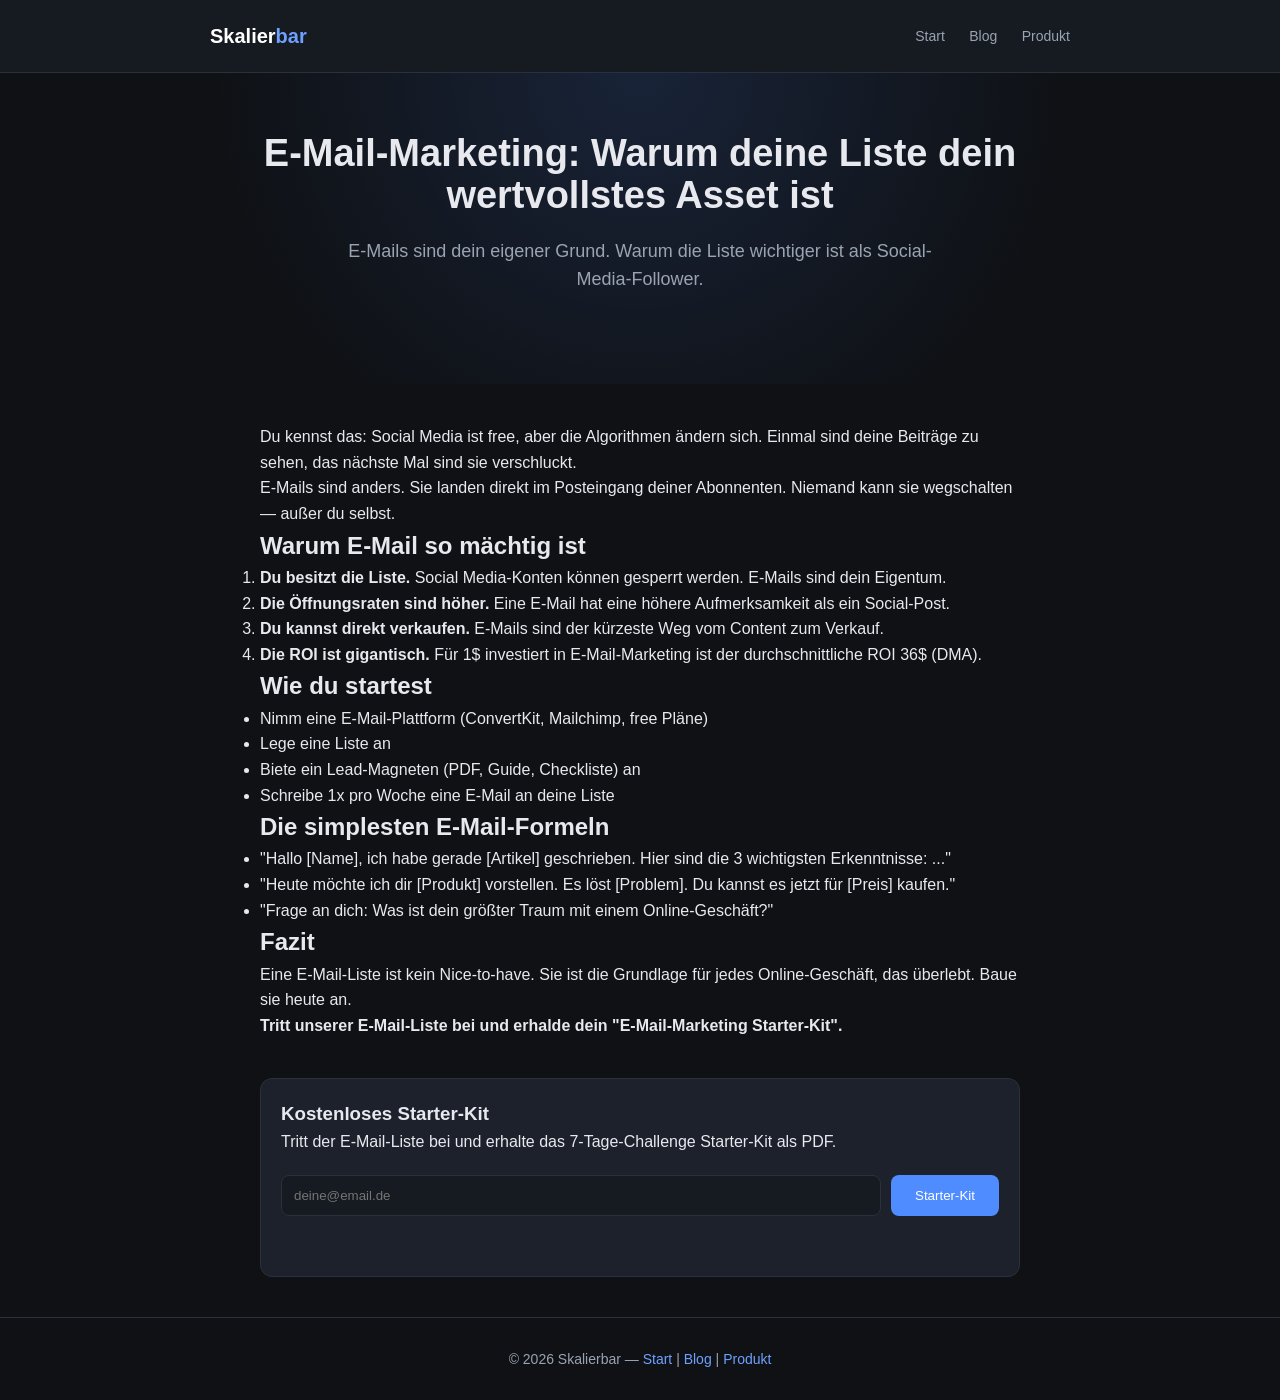
<file: online-business/site/artikel/04-email-marketing.html>
<!DOCTYPE html>
<html lang="de">
<head>
  <meta charset="UTF-8">
  <meta name="viewport" content="width=device-width, initial-scale=1.0">
  <title>E-Mail-Marketing: Warum deine Liste dein wertvollstes Asset ist | Skalierbar</title>
  <meta name="description" content="E-Mails sind dein eigener Grund. Warum die Liste wichtiger ist als Social-Media-Follower.">
  <link rel="stylesheet" href="../styles.css">
</head>
<body>
  <header>
    <div class="container">
      <div class="logo">Skalier<span>bar</span></div>
      <nav>
        <a href="../index.html">Start</a>
        <a href="../blog.html">Blog</a>
        <a href="../produkt.html">Produkt</a>
      </nav>
    </div>
  </header>

  <section class="hero" style="padding:60px 0;">
    <div class="container">
      <h1 style="font-size:38px;">E-Mail-Marketing: Warum deine Liste dein wertvollstes Asset ist</h1>
      <p style="color:var(--muted); margin-top:20px;">E-Mails sind dein eigener Grund. Warum die Liste wichtiger ist als Social-Media-Follower.</p>
    </div>
  </section>

  <article class="container" style="padding:40px 0; max-width:760px;">
    <p>Du kennst das: Social Media ist free, aber die Algorithmen ändern sich. Einmal sind deine Beiträge zu sehen, das nächste Mal sind sie verschluckt.</p><p>E-Mails sind anders. Sie landen direkt im Posteingang deiner Abonnenten. Niemand kann sie wegschalten — außer du selbst.</p><h2>Warum E-Mail so mächtig ist</h2><ol><li><strong>Du besitzt die Liste.</strong> Social Media-Konten können gesperrt werden. E-Mails sind dein Eigentum.</li><li><strong>Die Öffnungsraten sind höher.</strong> Eine E-Mail hat eine höhere Aufmerksamkeit als ein Social-Post.</li><li><strong>Du kannst direkt verkaufen.</strong> E-Mails sind der kürzeste Weg vom Content zum Verkauf.</li><li><strong>Die ROI ist gigantisch.</strong> Für 1$ investiert in E-Mail-Marketing ist der durchschnittliche ROI 36$ (DMA).</li></ol><h2>Wie du startest</h2><ul><li>Nimm eine E-Mail-Plattform (ConvertKit, Mailchimp, free Pläne)</li><li>Lege eine Liste an</li><li>Biete ein Lead-Magneten (PDF, Guide, Checkliste) an</li><li>Schreibe 1x pro Woche eine E-Mail an deine Liste</li></ul><h2>Die simplesten E-Mail-Formeln</h2><ul><li>"Hallo [Name], ich habe gerade [Artikel] geschrieben. Hier sind die 3 wichtigsten Erkenntnisse: ..."</li><li>"Heute möchte ich dir [Produkt] vorstellen. Es löst [Problem]. Du kannst es jetzt für [Preis] kaufen."</li><li>"Frage an dich: Was ist dein größter Traum mit einem Online-Geschäft?"</li></ul><h2>Fazit</h2><p>Eine E-Mail-Liste ist kein Nice-to-have. Sie ist die Grundlage für jedes Online-Geschäft, das überlebt. Baue sie heute an.</p><p><strong>Tritt unserer E-Mail-Liste bei und erhalde dein "E-Mail-Marketing Starter-Kit".</strong></p>
    <div style="margin-top:40px; padding:20px; background:var(--card); border:1px solid var(--border); border-radius:12px;">
      <h3>Kostenloses Starter-Kit</h3>
      <p>Tritt der E-Mail-Liste bei und erhalte das 7-Tage-Challenge Starter-Kit als PDF.</p>
      <form id="artSubscribe" style="display:flex;gap:10px;flex-wrap:wrap;margin-top:20px;">
        <input type="email" placeholder="deine@email.de" required style="flex:1; min-width:240px; padding:12px; background:var(--bg2); border:1px solid var(--border); border-radius:8px; color:#fff;">
        <button type="submit" style="padding:12px 24px; background:var(--accent); border:none; border-radius:8px; color:#fff; cursor:pointer;">Starter-Kit</button>
      </form>
      <div id="msg" style="margin-top:16px; min-height:24px;"></div>
    </div>
  </article>

  <footer>
    <div class="container"><p>© 2026 Skalierbar — <a href="../index.html">Start</a> | <a href="../blog.html">Blog</a> | <a href="../produkt.html">Produkt</a></p></div>
  </footer>

  <script>
    document.getElementById('artSubscribe').addEventListener('submit', async (e) => {
      e.preventDefault();
      const form = e.target;
      const input = form.querySelector('input');
      const email = input.value.trim();
      const msg = document.getElementById('msg');
      if (!email || !/^.+@.+\..+$/.test(email)) {
        msg.innerHTML = '<span style="color:#ff6b6b;">Gültige E-Mail-Adresse eingeben</span>';
        return;
      }
      msg.innerHTML = 'Wird gesendet...';
      try {
        const res = await fetch('/api/lead', {
          method: 'POST',
          headers: { 'Content-Type': 'application/x-www-form-urlencoded' },
          body: `email=${encodeURIComponent(email)}&source=article&leadMagnet=7-tage-challenge`
        });
        const data = await res.json();
        if (res.ok) {
          msg.innerHTML = '<span style="color:#2ecc71;">✓ Erfolgreich angemeldet! Check dein E-Mail-Postfach für das Starter-Kit.</span>';
          input.disabled = true;
        } else {
          msg.innerHTML = '<span style="color:#ff6b6b;">✗ ' + (data.error || 'Fehler') + '</span>';
        }
      } catch {
        msg.innerHTML = '<span style="color:#ff6b6b;">✗ Netzwerkfehler</span>';
      }
    });
  </script>
</body>
</html>
</file>
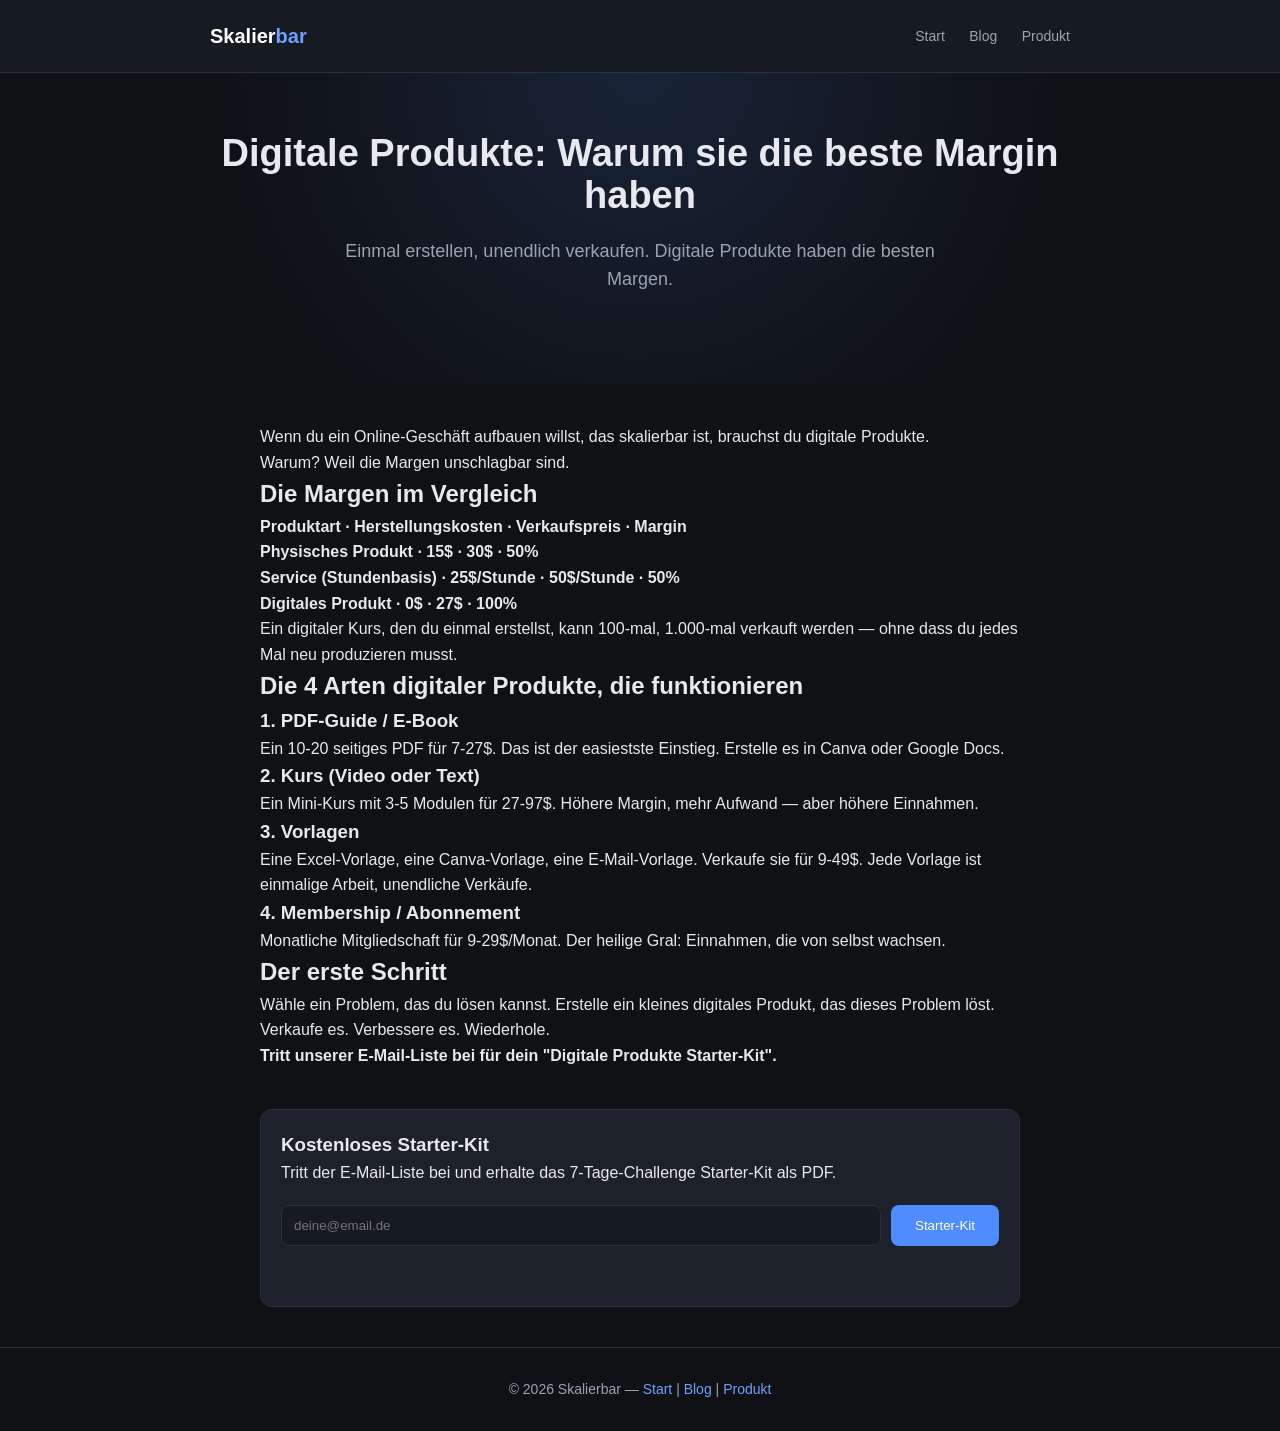
<file: online-business/site/artikel/05-digitale-produkte.html>
<!DOCTYPE html>
<html lang="de">
<head>
  <meta charset="UTF-8">
  <meta name="viewport" content="width=device-width, initial-scale=1.0">
  <title>Digitale Produkte: Warum sie die beste Margin haben | Skalierbar</title>
  <meta name="description" content="Einmal erstellen, unendlich verkaufen. Digitale Produkte haben die besten Margen.">
  <link rel="stylesheet" href="../styles.css">
</head>
<body>
  <header>
    <div class="container">
      <div class="logo">Skalier<span>bar</span></div>
      <nav>
        <a href="../index.html">Start</a>
        <a href="../blog.html">Blog</a>
        <a href="../produkt.html">Produkt</a>
      </nav>
    </div>
  </header>

  <section class="hero" style="padding:60px 0;">
    <div class="container">
      <h1 style="font-size:38px;">Digitale Produkte: Warum sie die beste Margin haben</h1>
      <p style="color:var(--muted); margin-top:20px;">Einmal erstellen, unendlich verkaufen. Digitale Produkte haben die besten Margen.</p>
    </div>
  </section>

  <article class="container" style="padding:40px 0; max-width:760px;">
    <p>Wenn du ein Online-Geschäft aufbauen willst, das skalierbar ist, brauchst du digitale Produkte.</p><p>Warum? Weil die Margen unschlagbar sind.</p><h2>Die Margen im Vergleich</h2><p><strong>Produktart · Herstellungskosten · Verkaufspreis · Margin</strong></p><p><strong>Physisches Produkt · 15$ · 30$ · 50%</strong></p><p><strong>Service (Stundenbasis) · 25$/Stunde · 50$/Stunde · 50%</strong></p><p><strong>Digitales Produkt · 0$ · 27$ · 100%</strong></p><p>Ein digitaler Kurs, den du einmal erstellst, kann 100-mal, 1.000-mal verkauft werden — ohne dass du jedes Mal neu produzieren musst.</p><h2>Die 4 Arten digitaler Produkte, die funktionieren</h2><h3>1. PDF-Guide / E-Book</h3><p>Ein 10-20 seitiges PDF für 7-27$. Das ist der easiestste Einstieg. Erstelle es in Canva oder Google Docs.</p><h3>2. Kurs (Video oder Text)</h3><p>Ein Mini-Kurs mit 3-5 Modulen für 27-97$. Höhere Margin, mehr Aufwand — aber höhere Einnahmen.</p><h3>3. Vorlagen</h3><p>Eine Excel-Vorlage, eine Canva-Vorlage, eine E-Mail-Vorlage. Verkaufe sie für 9-49$. Jede Vorlage ist einmalige Arbeit, unendliche Verkäufe.</p><h3>4. Membership / Abonnement</h3><p>Monatliche Mitgliedschaft für 9-29$/Monat. Der heilige Gral: Einnahmen, die von selbst wachsen.</p><h2>Der erste Schritt</h2><p>Wähle ein Problem, das du lösen kannst. Erstelle ein kleines digitales Produkt, das dieses Problem löst. Verkaufe es. Verbessere es. Wiederhole.</p><p><strong>Tritt unserer E-Mail-Liste bei für dein "Digitale Produkte Starter-Kit".</strong></p>
    <div style="margin-top:40px; padding:20px; background:var(--card); border:1px solid var(--border); border-radius:12px;">
      <h3>Kostenloses Starter-Kit</h3>
      <p>Tritt der E-Mail-Liste bei und erhalte das 7-Tage-Challenge Starter-Kit als PDF.</p>
      <form id="artSubscribe" style="display:flex;gap:10px;flex-wrap:wrap;margin-top:20px;">
        <input type="email" placeholder="deine@email.de" required style="flex:1; min-width:240px; padding:12px; background:var(--bg2); border:1px solid var(--border); border-radius:8px; color:#fff;">
        <button type="submit" style="padding:12px 24px; background:var(--accent); border:none; border-radius:8px; color:#fff; cursor:pointer;">Starter-Kit</button>
      </form>
      <div id="msg" style="margin-top:16px; min-height:24px;"></div>
    </div>
  </article>

  <footer>
    <div class="container"><p>© 2026 Skalierbar — <a href="../index.html">Start</a> | <a href="../blog.html">Blog</a> | <a href="../produkt.html">Produkt</a></p></div>
  </footer>

  <script>
    document.getElementById('artSubscribe').addEventListener('submit', async (e) => {
      e.preventDefault();
      const form = e.target;
      const input = form.querySelector('input');
      const email = input.value.trim();
      const msg = document.getElementById('msg');
      if (!email || !/^.+@.+\..+$/.test(email)) {
        msg.innerHTML = '<span style="color:#ff6b6b;">Gültige E-Mail-Adresse eingeben</span>';
        return;
      }
      msg.innerHTML = 'Wird gesendet...';
      try {
        const res = await fetch('/api/lead', {
          method: 'POST',
          headers: { 'Content-Type': 'application/x-www-form-urlencoded' },
          body: `email=${encodeURIComponent(email)}&source=article&leadMagnet=7-tage-challenge`
        });
        const data = await res.json();
        if (res.ok) {
          msg.innerHTML = '<span style="color:#2ecc71;">✓ Erfolgreich angemeldet! Check dein E-Mail-Postfach für das Starter-Kit.</span>';
          input.disabled = true;
        } else {
          msg.innerHTML = '<span style="color:#ff6b6b;">✗ ' + (data.error || 'Fehler') + '</span>';
        }
      } catch {
        msg.innerHTML = '<span style="color:#ff6b6b;">✗ Netzwerkfehler</span>';
      }
    });
  </script>
</body>
</html>
</file>
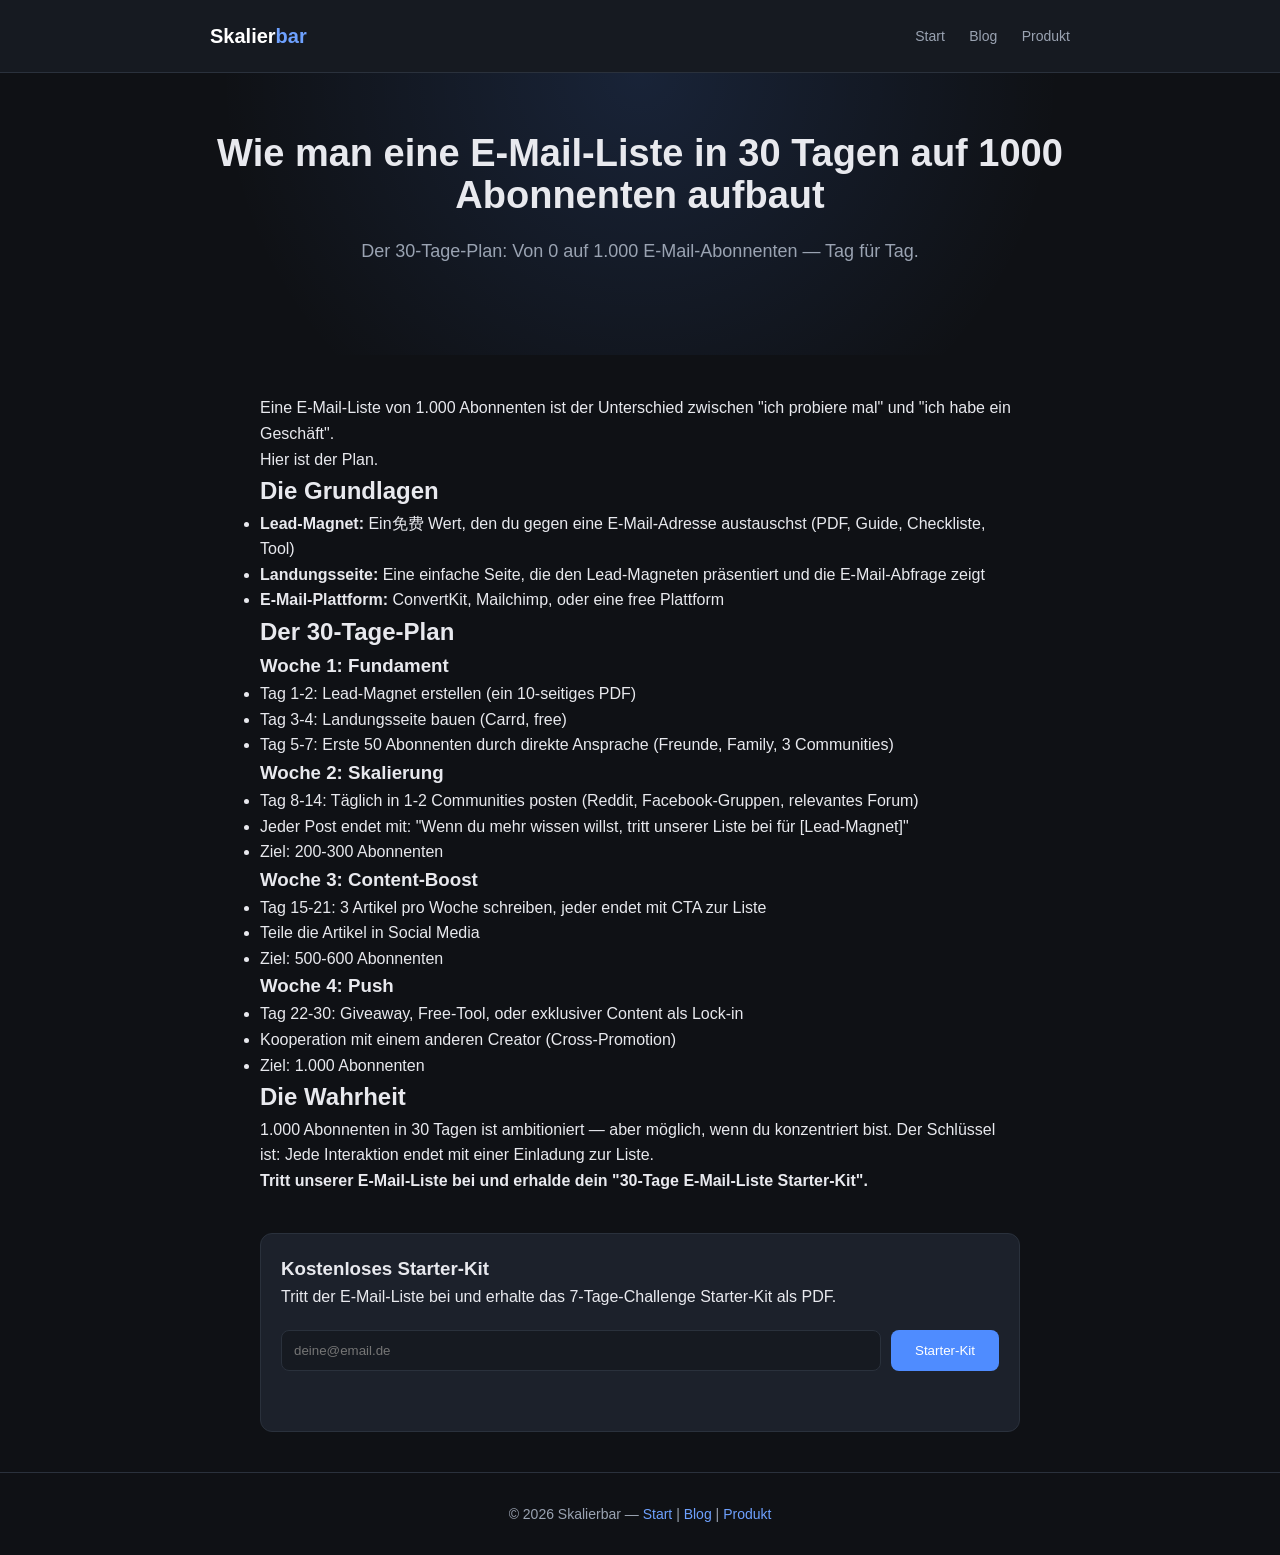
<file: online-business/site/artikel/06-email-liste-30-tage.html>
<!DOCTYPE html>
<html lang="de">
<head>
  <meta charset="UTF-8">
  <meta name="viewport" content="width=device-width, initial-scale=1.0">
  <title>Wie man eine E-Mail-Liste in 30 Tagen auf 1000 Abonnenten aufbaut | Skalierbar</title>
  <meta name="description" content="Der 30-Tage-Plan: Von 0 auf 1.000 E-Mail-Abonnenten — Tag für Tag.">
  <link rel="stylesheet" href="../styles.css">
</head>
<body>
  <header>
    <div class="container">
      <div class="logo">Skalier<span>bar</span></div>
      <nav>
        <a href="../index.html">Start</a>
        <a href="../blog.html">Blog</a>
        <a href="../produkt.html">Produkt</a>
      </nav>
    </div>
  </header>

  <section class="hero" style="padding:60px 0;">
    <div class="container">
      <h1 style="font-size:38px;">Wie man eine E-Mail-Liste in 30 Tagen auf 1000 Abonnenten aufbaut</h1>
      <p style="color:var(--muted); margin-top:20px;">Der 30-Tage-Plan: Von 0 auf 1.000 E-Mail-Abonnenten — Tag für Tag.</p>
    </div>
  </section>

  <article class="container" style="padding:40px 0; max-width:760px;">
    <p>Eine E-Mail-Liste von 1.000 Abonnenten ist der Unterschied zwischen "ich probiere mal" und "ich habe ein Geschäft".</p><p>Hier ist der Plan.</p><h2>Die Grundlagen</h2><ul><li><strong>Lead-Magnet:</strong> Ein免费 Wert, den du gegen eine E-Mail-Adresse austauschst (PDF, Guide, Checkliste, Tool)</li><li><strong>Landungsseite:</strong> Eine einfache Seite, die den Lead-Magneten präsentiert und die E-Mail-Abfrage zeigt</li><li><strong>E-Mail-Plattform:</strong> ConvertKit, Mailchimp, oder eine free Plattform</li></ul><h2>Der 30-Tage-Plan</h2><h3>Woche 1: Fundament</h3><ul><li>Tag 1-2: Lead-Magnet erstellen (ein 10-seitiges PDF)</li><li>Tag 3-4: Landungsseite bauen (Carrd, free)</li><li>Tag 5-7: Erste 50 Abonnenten durch direkte Ansprache (Freunde, Family, 3 Communities)</li></ul><h3>Woche 2: Skalierung</h3><ul><li>Tag 8-14: Täglich in 1-2 Communities posten (Reddit, Facebook-Gruppen, relevantes Forum)</li><li>Jeder Post endet mit: "Wenn du mehr wissen willst, tritt unserer Liste bei für [Lead-Magnet]"</li><li>Ziel: 200-300 Abonnenten</li></ul><h3>Woche 3: Content-Boost</h3><ul><li>Tag 15-21: 3 Artikel pro Woche schreiben, jeder endet mit CTA zur Liste</li><li>Teile die Artikel in Social Media</li><li>Ziel: 500-600 Abonnenten</li></ul><h3>Woche 4: Push</h3><ul><li>Tag 22-30: Giveaway, Free-Tool, oder exklusiver Content als Lock-in</li><li>Kooperation mit einem anderen Creator (Cross-Promotion)</li><li>Ziel: 1.000 Abonnenten</li></ul><h2>Die Wahrheit</h2><p>1.000 Abonnenten in 30 Tagen ist ambitioniert — aber möglich, wenn du konzentriert bist. Der Schlüssel ist: Jede Interaktion endet mit einer Einladung zur Liste.</p><p><strong>Tritt unserer E-Mail-Liste bei und erhalde dein "30-Tage E-Mail-Liste Starter-Kit".</strong></p>
    <div style="margin-top:40px; padding:20px; background:var(--card); border:1px solid var(--border); border-radius:12px;">
      <h3>Kostenloses Starter-Kit</h3>
      <p>Tritt der E-Mail-Liste bei und erhalte das 7-Tage-Challenge Starter-Kit als PDF.</p>
      <form id="artSubscribe" style="display:flex;gap:10px;flex-wrap:wrap;margin-top:20px;">
        <input type="email" placeholder="deine@email.de" required style="flex:1; min-width:240px; padding:12px; background:var(--bg2); border:1px solid var(--border); border-radius:8px; color:#fff;">
        <button type="submit" style="padding:12px 24px; background:var(--accent); border:none; border-radius:8px; color:#fff; cursor:pointer;">Starter-Kit</button>
      </form>
      <div id="msg" style="margin-top:16px; min-height:24px;"></div>
    </div>
  </article>

  <footer>
    <div class="container"><p>© 2026 Skalierbar — <a href="../index.html">Start</a> | <a href="../blog.html">Blog</a> | <a href="../produkt.html">Produkt</a></p></div>
  </footer>

  <script>
    document.getElementById('artSubscribe').addEventListener('submit', async (e) => {
      e.preventDefault();
      const form = e.target;
      const input = form.querySelector('input');
      const email = input.value.trim();
      const msg = document.getElementById('msg');
      if (!email || !/^.+@.+\..+$/.test(email)) {
        msg.innerHTML = '<span style="color:#ff6b6b;">Gültige E-Mail-Adresse eingeben</span>';
        return;
      }
      msg.innerHTML = 'Wird gesendet...';
      try {
        const res = await fetch('/api/lead', {
          method: 'POST',
          headers: { 'Content-Type': 'application/x-www-form-urlencoded' },
          body: `email=${encodeURIComponent(email)}&source=article&leadMagnet=7-tage-challenge`
        });
        const data = await res.json();
        if (res.ok) {
          msg.innerHTML = '<span style="color:#2ecc71;">✓ Erfolgreich angemeldet! Check dein E-Mail-Postfach für das Starter-Kit.</span>';
          input.disabled = true;
        } else {
          msg.innerHTML = '<span style="color:#ff6b6b;">✗ ' + (data.error || 'Fehler') + '</span>';
        }
      } catch {
        msg.innerHTML = '<span style="color:#ff6b6b;">✗ Netzwerkfehler</span>';
      }
    });
  </script>
</body>
</html>
</file>
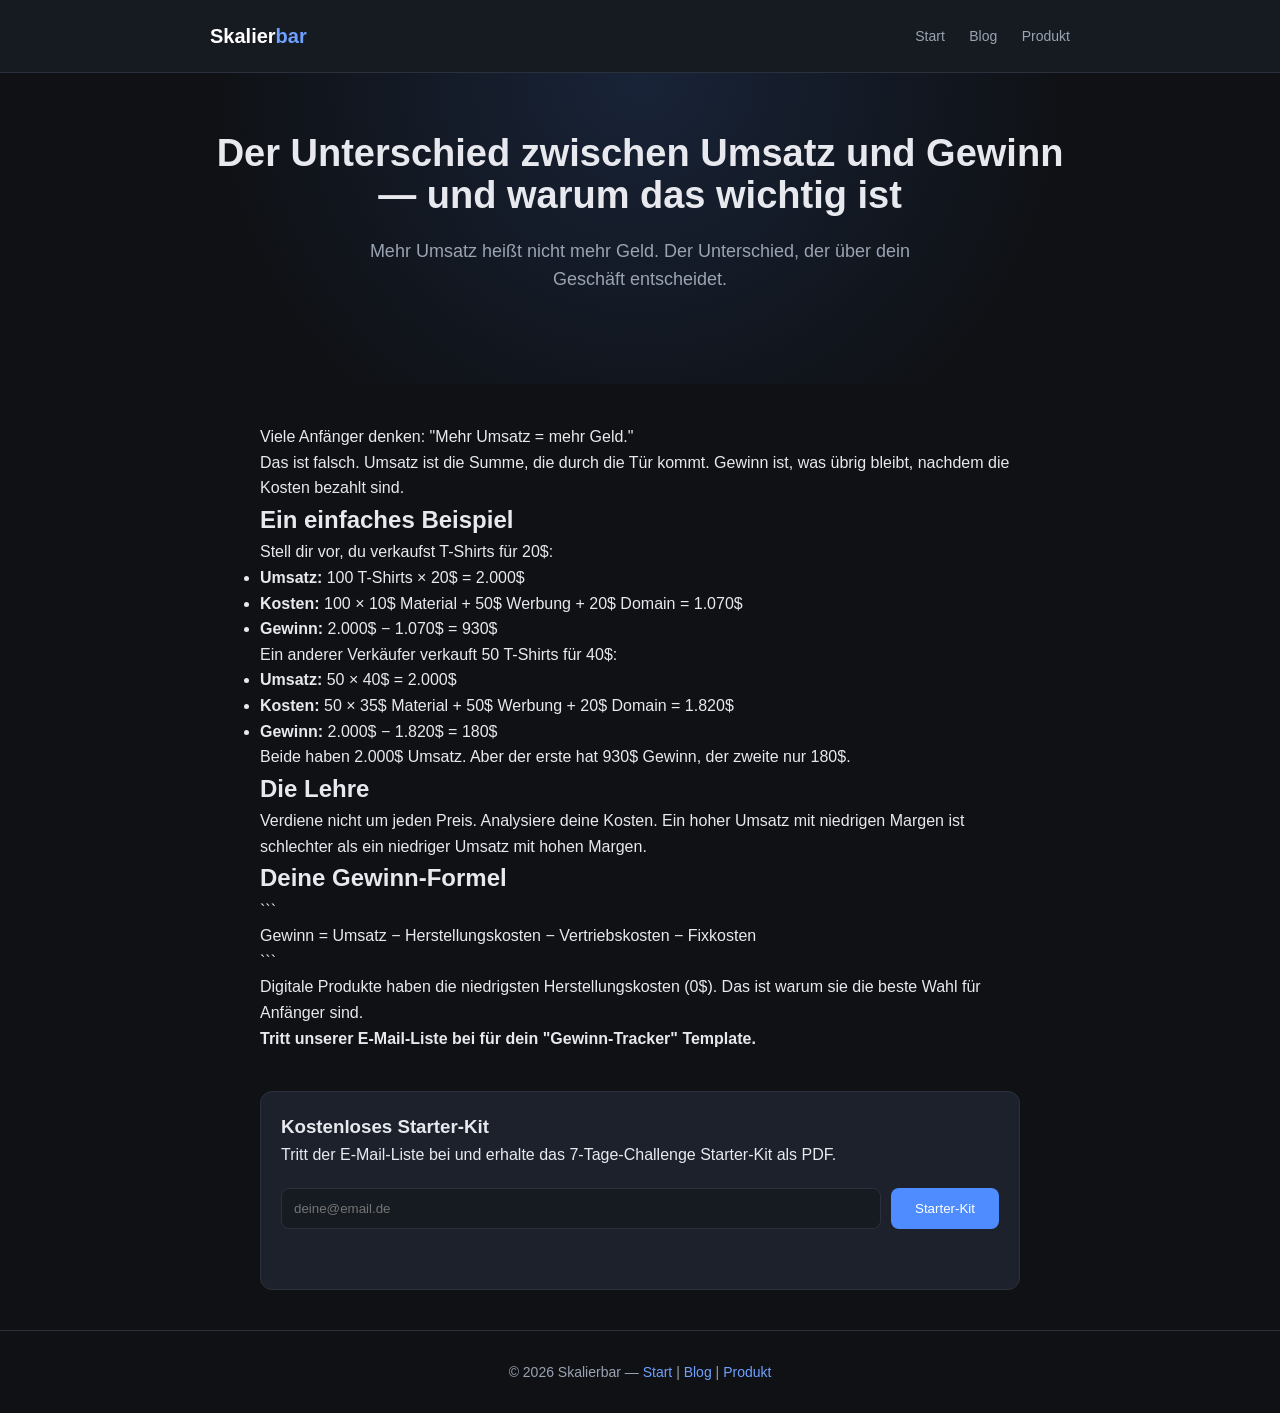
<file: online-business/site/artikel/07-umsatz-vs-gewinn.html>
<!DOCTYPE html>
<html lang="de">
<head>
  <meta charset="UTF-8">
  <meta name="viewport" content="width=device-width, initial-scale=1.0">
  <title>Der Unterschied zwischen Umsatz und Gewinn — und warum das wichtig ist | Skalierbar</title>
  <meta name="description" content="Mehr Umsatz heißt nicht mehr Geld. Der Unterschied, der über dein Geschäft entscheidet.">
  <link rel="stylesheet" href="../styles.css">
</head>
<body>
  <header>
    <div class="container">
      <div class="logo">Skalier<span>bar</span></div>
      <nav>
        <a href="../index.html">Start</a>
        <a href="../blog.html">Blog</a>
        <a href="../produkt.html">Produkt</a>
      </nav>
    </div>
  </header>

  <section class="hero" style="padding:60px 0;">
    <div class="container">
      <h1 style="font-size:38px;">Der Unterschied zwischen Umsatz und Gewinn — und warum das wichtig ist</h1>
      <p style="color:var(--muted); margin-top:20px;">Mehr Umsatz heißt nicht mehr Geld. Der Unterschied, der über dein Geschäft entscheidet.</p>
    </div>
  </section>

  <article class="container" style="padding:40px 0; max-width:760px;">
    <p>Viele Anfänger denken: "Mehr Umsatz = mehr Geld."</p><p>Das ist falsch. Umsatz ist die Summe, die durch die Tür kommt. Gewinn ist, was übrig bleibt, nachdem die Kosten bezahlt sind.</p><h2>Ein einfaches Beispiel</h2><p>Stell dir vor, du verkaufst T-Shirts für 20$:</p><ul><li><strong>Umsatz:</strong> 100 T-Shirts × 20$ = 2.000$</li><li><strong>Kosten:</strong> 100 × 10$ Material + 50$ Werbung + 20$ Domain = 1.070$</li><li><strong>Gewinn:</strong> 2.000$ − 1.070$ = 930$</li></ul><p>Ein anderer Verkäufer verkauft 50 T-Shirts für 40$:</p><ul><li><strong>Umsatz:</strong> 50 × 40$ = 2.000$</li><li><strong>Kosten:</strong> 50 × 35$ Material + 50$ Werbung + 20$ Domain = 1.820$</li><li><strong>Gewinn:</strong> 2.000$ − 1.820$ = 180$</li></ul><p>Beide haben 2.000$ Umsatz. Aber der erste hat 930$ Gewinn, der zweite nur 180$.</p><h2>Die Lehre</h2><p>Verdiene nicht um jeden Preis. Analysiere deine Kosten. Ein hoher Umsatz mit niedrigen Margen ist schlechter als ein niedriger Umsatz mit hohen Margen.</p><h2>Deine Gewinn-Formel</h2><p>```</p><p>Gewinn = Umsatz − Herstellungskosten − Vertriebskosten − Fixkosten</p><p>```</p><p>Digitale Produkte haben die niedrigsten Herstellungskosten (0$). Das ist warum sie die beste Wahl für Anfänger sind.</p><p><strong>Tritt unserer E-Mail-Liste bei für dein "Gewinn-Tracker" Template.</strong></p>
    <div style="margin-top:40px; padding:20px; background:var(--card); border:1px solid var(--border); border-radius:12px;">
      <h3>Kostenloses Starter-Kit</h3>
      <p>Tritt der E-Mail-Liste bei und erhalte das 7-Tage-Challenge Starter-Kit als PDF.</p>
      <form id="artSubscribe" style="display:flex;gap:10px;flex-wrap:wrap;margin-top:20px;">
        <input type="email" placeholder="deine@email.de" required style="flex:1; min-width:240px; padding:12px; background:var(--bg2); border:1px solid var(--border); border-radius:8px; color:#fff;">
        <button type="submit" style="padding:12px 24px; background:var(--accent); border:none; border-radius:8px; color:#fff; cursor:pointer;">Starter-Kit</button>
      </form>
      <div id="msg" style="margin-top:16px; min-height:24px;"></div>
    </div>
  </article>

  <footer>
    <div class="container"><p>© 2026 Skalierbar — <a href="../index.html">Start</a> | <a href="../blog.html">Blog</a> | <a href="../produkt.html">Produkt</a></p></div>
  </footer>

  <script>
    document.getElementById('artSubscribe').addEventListener('submit', async (e) => {
      e.preventDefault();
      const form = e.target;
      const input = form.querySelector('input');
      const email = input.value.trim();
      const msg = document.getElementById('msg');
      if (!email || !/^.+@.+\..+$/.test(email)) {
        msg.innerHTML = '<span style="color:#ff6b6b;">Gültige E-Mail-Adresse eingeben</span>';
        return;
      }
      msg.innerHTML = 'Wird gesendet...';
      try {
        const res = await fetch('/api/lead', {
          method: 'POST',
          headers: { 'Content-Type': 'application/x-www-form-urlencoded' },
          body: `email=${encodeURIComponent(email)}&source=article&leadMagnet=7-tage-challenge`
        });
        const data = await res.json();
        if (res.ok) {
          msg.innerHTML = '<span style="color:#2ecc71;">✓ Erfolgreich angemeldet! Check dein E-Mail-Postfach für das Starter-Kit.</span>';
          input.disabled = true;
        } else {
          msg.innerHTML = '<span style="color:#ff6b6b;">✗ ' + (data.error || 'Fehler') + '</span>';
        }
      } catch {
        msg.innerHTML = '<span style="color:#ff6b6b;">✗ Netzwerkfehler</span>';
      }
    });
  </script>
</body>
</html>
</file>
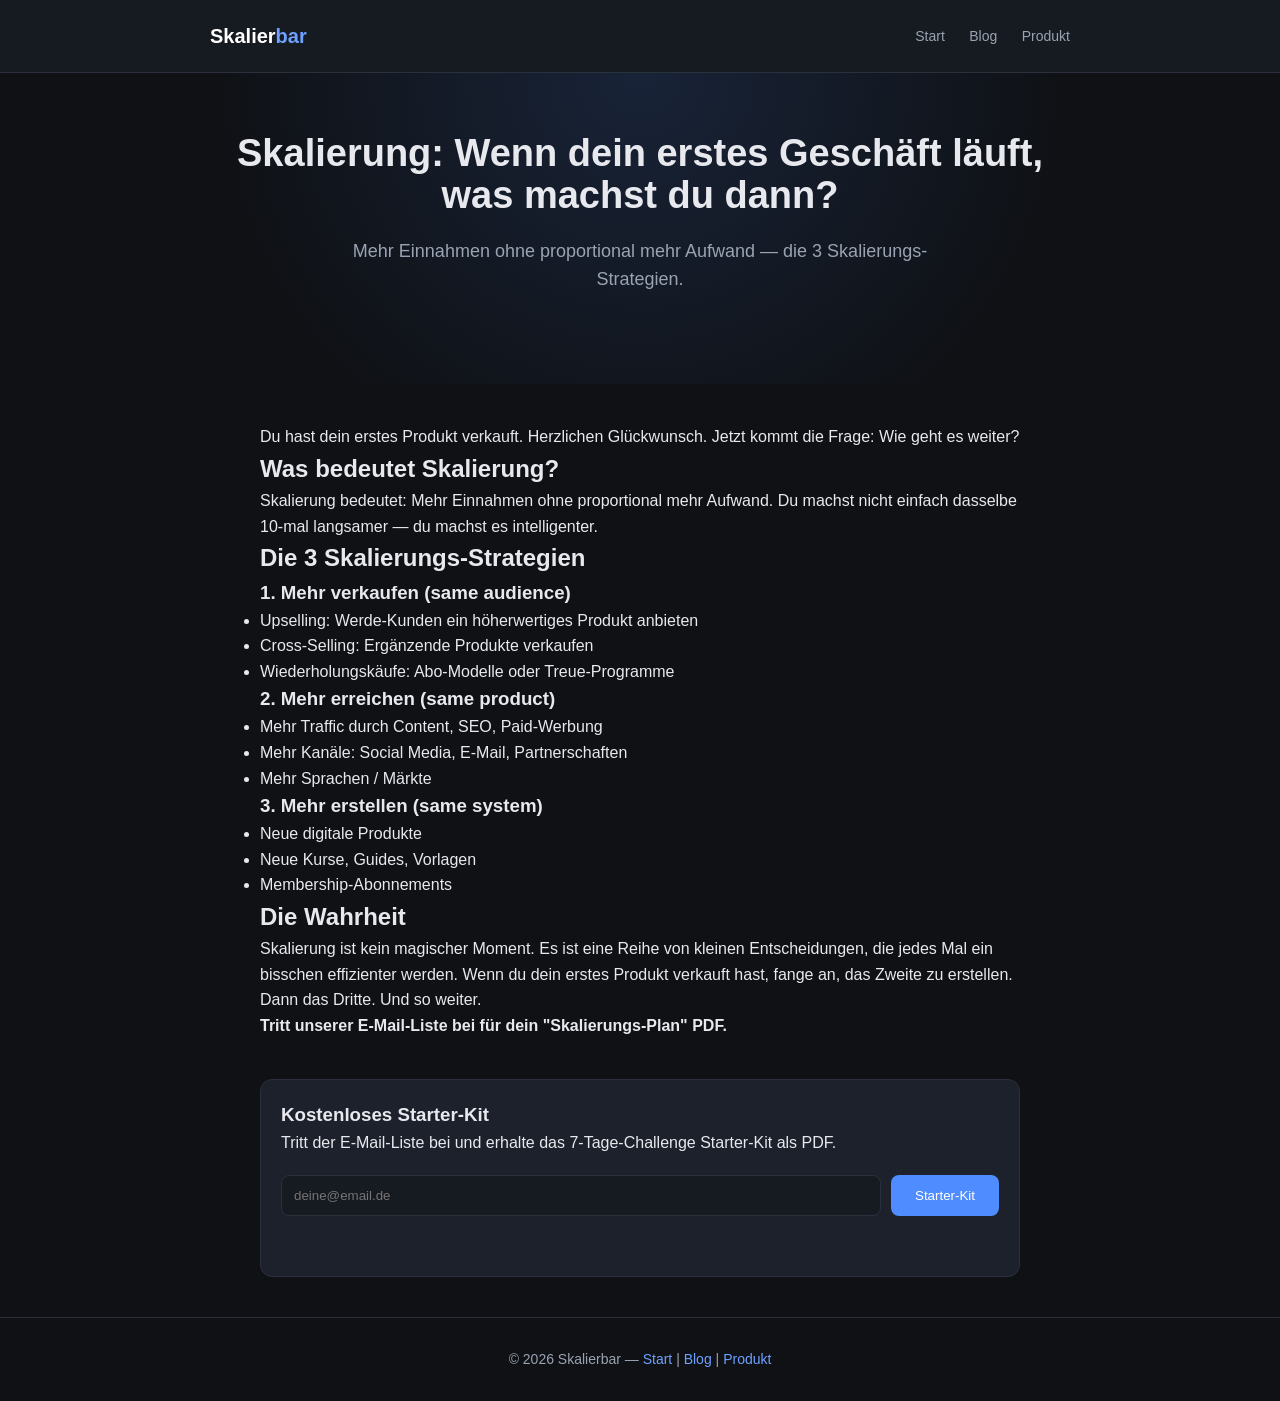
<file: online-business/site/artikel/08-skalierung.html>
<!DOCTYPE html>
<html lang="de">
<head>
  <meta charset="UTF-8">
  <meta name="viewport" content="width=device-width, initial-scale=1.0">
  <title>Skalierung: Wenn dein erstes Geschäft läuft, was machst du dann? | Skalierbar</title>
  <meta name="description" content="Mehr Einnahmen ohne proportional mehr Aufwand — die 3 Skalierungs-Strategien.">
  <link rel="stylesheet" href="../styles.css">
</head>
<body>
  <header>
    <div class="container">
      <div class="logo">Skalier<span>bar</span></div>
      <nav>
        <a href="../index.html">Start</a>
        <a href="../blog.html">Blog</a>
        <a href="../produkt.html">Produkt</a>
      </nav>
    </div>
  </header>

  <section class="hero" style="padding:60px 0;">
    <div class="container">
      <h1 style="font-size:38px;">Skalierung: Wenn dein erstes Geschäft läuft, was machst du dann?</h1>
      <p style="color:var(--muted); margin-top:20px;">Mehr Einnahmen ohne proportional mehr Aufwand — die 3 Skalierungs-Strategien.</p>
    </div>
  </section>

  <article class="container" style="padding:40px 0; max-width:760px;">
    <p>Du hast dein erstes Produkt verkauft. Herzlichen Glückwunsch. Jetzt kommt die Frage: Wie geht es weiter?</p><h2>Was bedeutet Skalierung?</h2><p>Skalierung bedeutet: Mehr Einnahmen ohne proportional mehr Aufwand. Du machst nicht einfach dasselbe 10-mal langsamer — du machst es intelligenter.</p><h2>Die 3 Skalierungs-Strategien</h2><h3>1. Mehr verkaufen (same audience)</h3><ul><li>Upselling: Werde-Kunden ein höherwertiges Produkt anbieten</li><li>Cross-Selling: Ergänzende Produkte verkaufen</li><li>Wiederholungskäufe: Abo-Modelle oder Treue-Programme</li></ul><h3>2. Mehr erreichen (same product)</h3><ul><li>Mehr Traffic durch Content, SEO, Paid-Werbung</li><li>Mehr Kanäle: Social Media, E-Mail, Partnerschaften</li><li>Mehr Sprachen / Märkte</li></ul><h3>3. Mehr erstellen (same system)</h3><ul><li>Neue digitale Produkte</li><li>Neue Kurse, Guides, Vorlagen</li><li>Membership-Abonnements</li></ul><h2>Die Wahrheit</h2><p>Skalierung ist kein magischer Moment. Es ist eine Reihe von kleinen Entscheidungen, die jedes Mal ein bisschen effizienter werden. Wenn du dein erstes Produkt verkauft hast, fange an, das Zweite zu erstellen. Dann das Dritte. Und so weiter.</p><p><strong>Tritt unserer E-Mail-Liste bei für dein "Skalierungs-Plan" PDF.</strong></p>
    <div style="margin-top:40px; padding:20px; background:var(--card); border:1px solid var(--border); border-radius:12px;">
      <h3>Kostenloses Starter-Kit</h3>
      <p>Tritt der E-Mail-Liste bei und erhalte das 7-Tage-Challenge Starter-Kit als PDF.</p>
      <form id="artSubscribe" style="display:flex;gap:10px;flex-wrap:wrap;margin-top:20px;">
        <input type="email" placeholder="deine@email.de" required style="flex:1; min-width:240px; padding:12px; background:var(--bg2); border:1px solid var(--border); border-radius:8px; color:#fff;">
        <button type="submit" style="padding:12px 24px; background:var(--accent); border:none; border-radius:8px; color:#fff; cursor:pointer;">Starter-Kit</button>
      </form>
      <div id="msg" style="margin-top:16px; min-height:24px;"></div>
    </div>
  </article>

  <footer>
    <div class="container"><p>© 2026 Skalierbar — <a href="../index.html">Start</a> | <a href="../blog.html">Blog</a> | <a href="../produkt.html">Produkt</a></p></div>
  </footer>

  <script>
    document.getElementById('artSubscribe').addEventListener('submit', async (e) => {
      e.preventDefault();
      const form = e.target;
      const input = form.querySelector('input');
      const email = input.value.trim();
      const msg = document.getElementById('msg');
      if (!email || !/^.+@.+\..+$/.test(email)) {
        msg.innerHTML = '<span style="color:#ff6b6b;">Gültige E-Mail-Adresse eingeben</span>';
        return;
      }
      msg.innerHTML = 'Wird gesendet...';
      try {
        const res = await fetch('/api/lead', {
          method: 'POST',
          headers: { 'Content-Type': 'application/x-www-form-urlencoded' },
          body: `email=${encodeURIComponent(email)}&source=article&leadMagnet=7-tage-challenge`
        });
        const data = await res.json();
        if (res.ok) {
          msg.innerHTML = '<span style="color:#2ecc71;">✓ Erfolgreich angemeldet! Check dein E-Mail-Postfach für das Starter-Kit.</span>';
          input.disabled = true;
        } else {
          msg.innerHTML = '<span style="color:#ff6b6b;">✗ ' + (data.error || 'Fehler') + '</span>';
        }
      } catch {
        msg.innerHTML = '<span style="color:#ff6b6b;">✗ Netzwerkfehler</span>';
      }
    });
  </script>
</body>
</html>
</file>
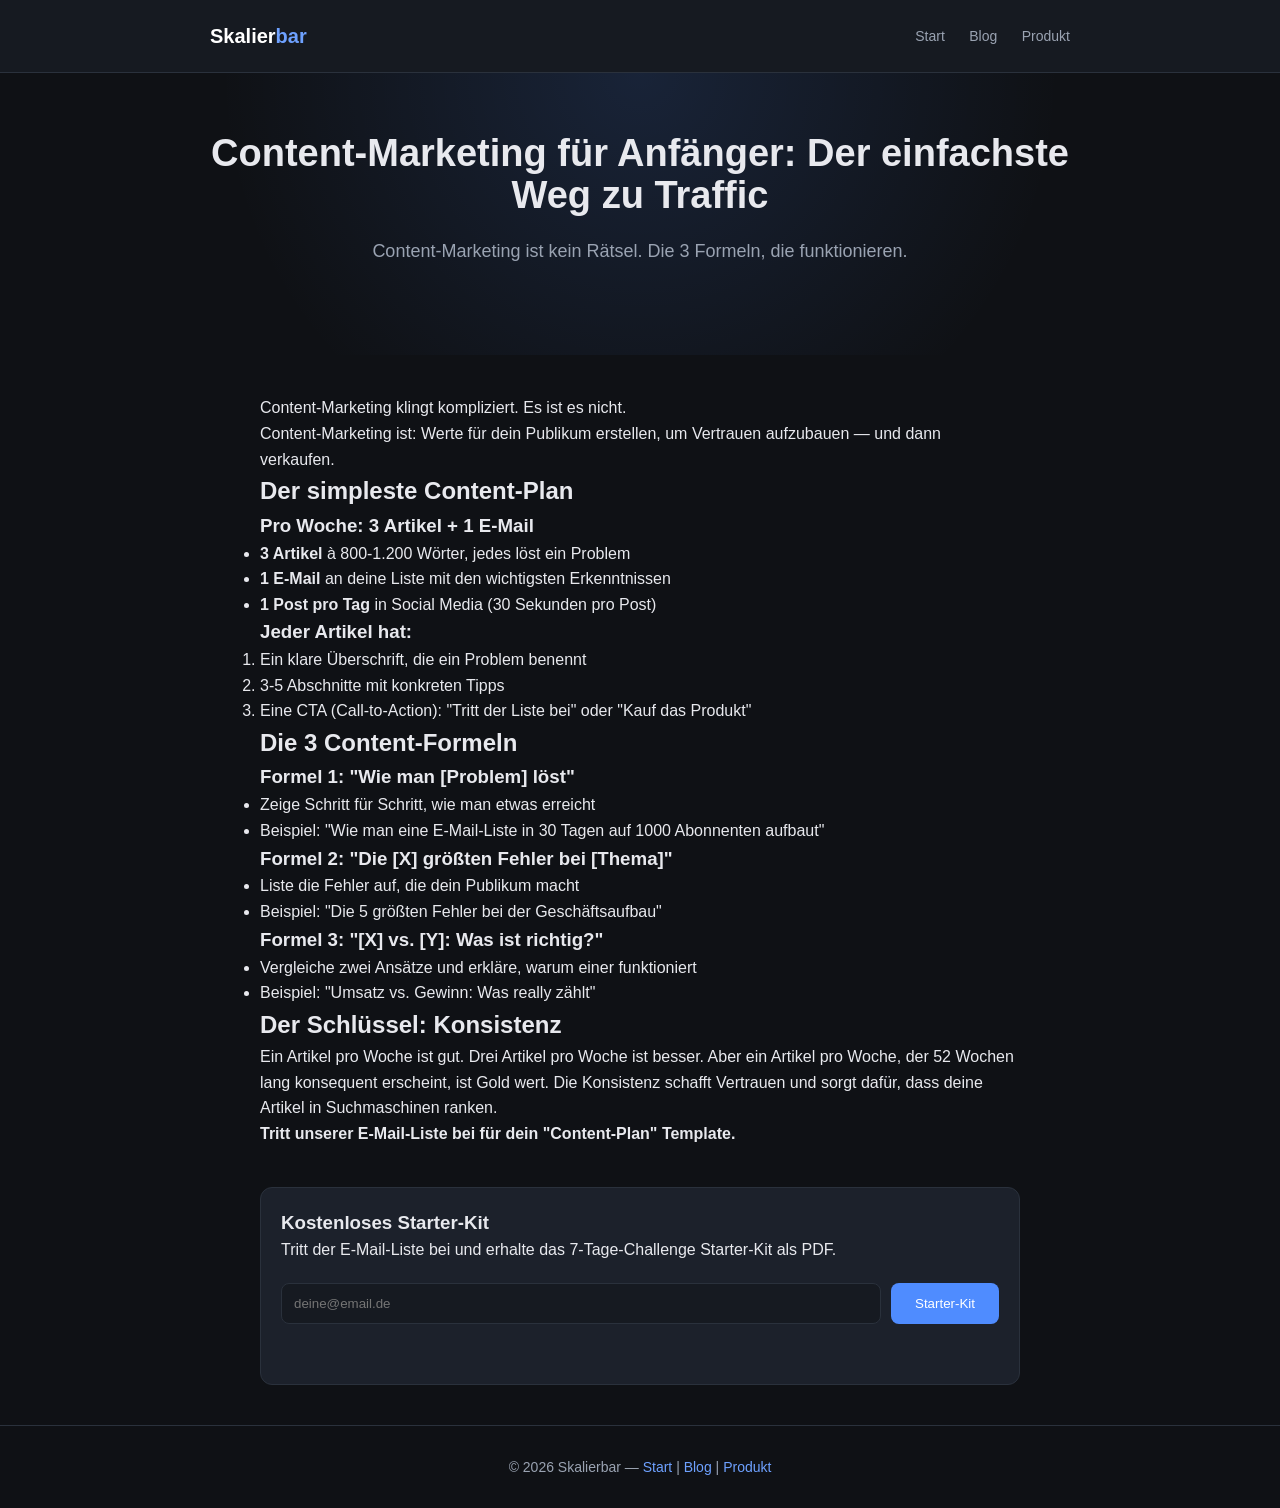
<file: online-business/site/artikel/09-content-marketing-anfaenger.html>
<!DOCTYPE html>
<html lang="de">
<head>
  <meta charset="UTF-8">
  <meta name="viewport" content="width=device-width, initial-scale=1.0">
  <title>Content-Marketing für Anfänger: Der einfachste Weg zu Traffic | Skalierbar</title>
  <meta name="description" content="Content-Marketing ist kein Rätsel. Die 3 Formeln, die funktionieren.">
  <link rel="stylesheet" href="../styles.css">
</head>
<body>
  <header>
    <div class="container">
      <div class="logo">Skalier<span>bar</span></div>
      <nav>
        <a href="../index.html">Start</a>
        <a href="../blog.html">Blog</a>
        <a href="../produkt.html">Produkt</a>
      </nav>
    </div>
  </header>

  <section class="hero" style="padding:60px 0;">
    <div class="container">
      <h1 style="font-size:38px;">Content-Marketing für Anfänger: Der einfachste Weg zu Traffic</h1>
      <p style="color:var(--muted); margin-top:20px;">Content-Marketing ist kein Rätsel. Die 3 Formeln, die funktionieren.</p>
    </div>
  </section>

  <article class="container" style="padding:40px 0; max-width:760px;">
    <p>Content-Marketing klingt kompliziert. Es ist es nicht.</p><p>Content-Marketing ist: Werte für dein Publikum erstellen, um Vertrauen aufzubauen — und dann verkaufen.</p><h2>Der simpleste Content-Plan</h2><h3>Pro Woche: 3 Artikel + 1 E-Mail</h3><ul><li><strong>3 Artikel</strong> à 800-1.200 Wörter, jedes löst ein Problem</li><li><strong>1 E-Mail</strong> an deine Liste mit den wichtigsten Erkenntnissen</li><li><strong>1 Post pro Tag</strong> in Social Media (30 Sekunden pro Post)</li></ul><h3>Jeder Artikel hat:</h3><ol><li>Ein klare Überschrift, die ein Problem benennt</li><li>3-5 Abschnitte mit konkreten Tipps</li><li>Eine CTA (Call-to-Action): "Tritt der Liste bei" oder "Kauf das Produkt"</li></ol><h2>Die 3 Content-Formeln</h2><h3>Formel 1: "Wie man [Problem] löst"</h3><ul><li>Zeige Schritt für Schritt, wie man etwas erreicht</li><li>Beispiel: "Wie man eine E-Mail-Liste in 30 Tagen auf 1000 Abonnenten aufbaut"</li></ul><h3>Formel 2: "Die [X] größten Fehler bei [Thema]"</h3><ul><li>Liste die Fehler auf, die dein Publikum macht</li><li>Beispiel: "Die 5 größten Fehler bei der Geschäftsaufbau"</li></ul><h3>Formel 3: "[X] vs. [Y]: Was ist richtig?"</h3><ul><li>Vergleiche zwei Ansätze und erkläre, warum einer funktioniert</li><li>Beispiel: "Umsatz vs. Gewinn: Was really zählt"</li></ul><h2>Der Schlüssel: Konsistenz</h2><p>Ein Artikel pro Woche ist gut. Drei Artikel pro Woche ist besser. Aber ein Artikel pro Woche, der 52 Wochen lang konsequent erscheint, ist Gold wert. Die Konsistenz schafft Vertrauen und sorgt dafür, dass deine Artikel in Suchmaschinen ranken.</p><p><strong>Tritt unserer E-Mail-Liste bei für dein "Content-Plan" Template.</strong></p>
    <div style="margin-top:40px; padding:20px; background:var(--card); border:1px solid var(--border); border-radius:12px;">
      <h3>Kostenloses Starter-Kit</h3>
      <p>Tritt der E-Mail-Liste bei und erhalte das 7-Tage-Challenge Starter-Kit als PDF.</p>
      <form id="artSubscribe" style="display:flex;gap:10px;flex-wrap:wrap;margin-top:20px;">
        <input type="email" placeholder="deine@email.de" required style="flex:1; min-width:240px; padding:12px; background:var(--bg2); border:1px solid var(--border); border-radius:8px; color:#fff;">
        <button type="submit" style="padding:12px 24px; background:var(--accent); border:none; border-radius:8px; color:#fff; cursor:pointer;">Starter-Kit</button>
      </form>
      <div id="msg" style="margin-top:16px; min-height:24px;"></div>
    </div>
  </article>

  <footer>
    <div class="container"><p>© 2026 Skalierbar — <a href="../index.html">Start</a> | <a href="../blog.html">Blog</a> | <a href="../produkt.html">Produkt</a></p></div>
  </footer>

  <script>
    document.getElementById('artSubscribe').addEventListener('submit', async (e) => {
      e.preventDefault();
      const form = e.target;
      const input = form.querySelector('input');
      const email = input.value.trim();
      const msg = document.getElementById('msg');
      if (!email || !/^.+@.+\..+$/.test(email)) {
        msg.innerHTML = '<span style="color:#ff6b6b;">Gültige E-Mail-Adresse eingeben</span>';
        return;
      }
      msg.innerHTML = 'Wird gesendet...';
      try {
        const res = await fetch('/api/lead', {
          method: 'POST',
          headers: { 'Content-Type': 'application/x-www-form-urlencoded' },
          body: `email=${encodeURIComponent(email)}&source=article&leadMagnet=7-tage-challenge`
        });
        const data = await res.json();
        if (res.ok) {
          msg.innerHTML = '<span style="color:#2ecc71;">✓ Erfolgreich angemeldet! Check dein E-Mail-Postfach für das Starter-Kit.</span>';
          input.disabled = true;
        } else {
          msg.innerHTML = '<span style="color:#ff6b6b;">✗ ' + (data.error || 'Fehler') + '</span>';
        }
      } catch {
        msg.innerHTML = '<span style="color:#ff6b6b;">✗ Netzwerkfehler</span>';
      }
    });
  </script>
</body>
</html>
</file>
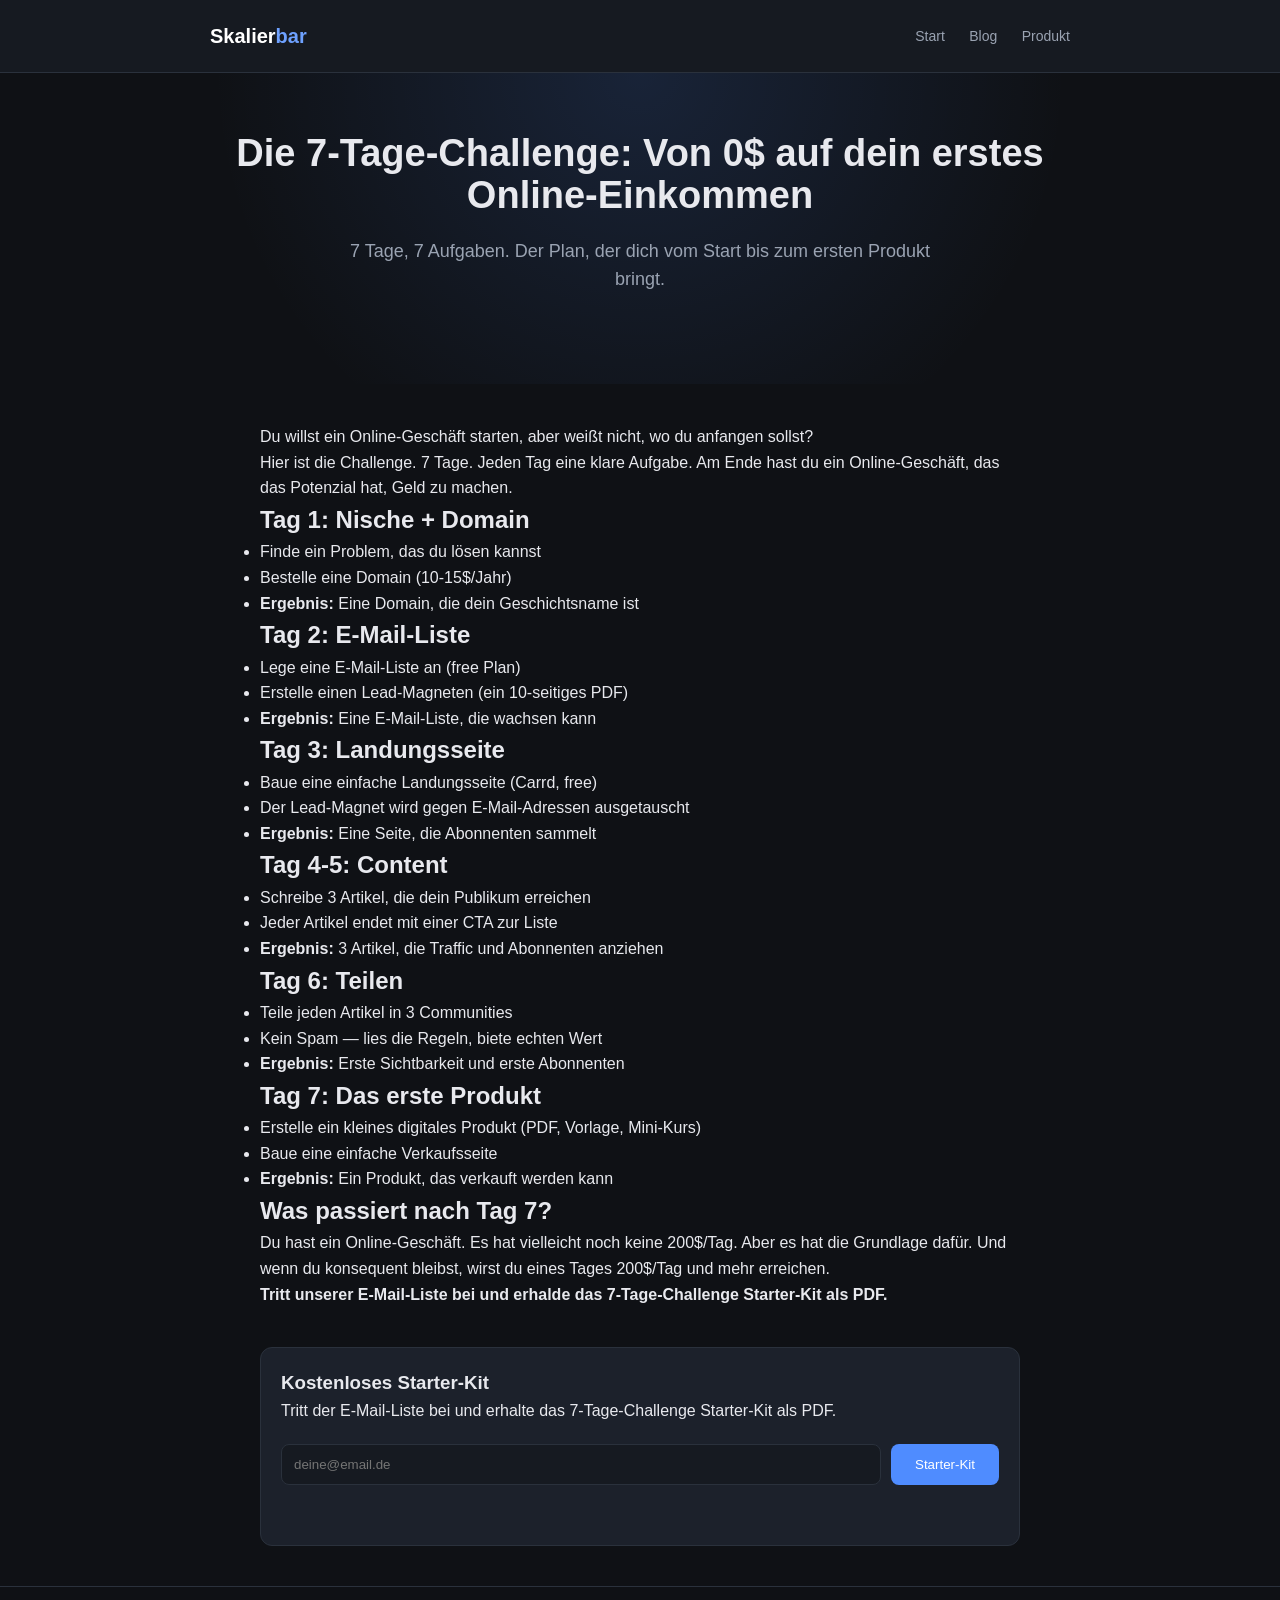
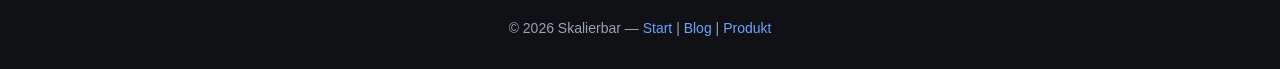
<file: online-business/site/artikel/10-7-tage-challenge.html>
<!DOCTYPE html>
<html lang="de">
<head>
  <meta charset="UTF-8">
  <meta name="viewport" content="width=device-width, initial-scale=1.0">
  <title>Die 7-Tage-Challenge: Von 0$ auf dein erstes Online-Einkommen | Skalierbar</title>
  <meta name="description" content="7 Tage, 7 Aufgaben. Der Plan, der dich vom Start bis zum ersten Produkt bringt.">
  <link rel="stylesheet" href="../styles.css">
</head>
<body>
  <header>
    <div class="container">
      <div class="logo">Skalier<span>bar</span></div>
      <nav>
        <a href="../index.html">Start</a>
        <a href="../blog.html">Blog</a>
        <a href="../produkt.html">Produkt</a>
      </nav>
    </div>
  </header>

  <section class="hero" style="padding:60px 0;">
    <div class="container">
      <h1 style="font-size:38px;">Die 7-Tage-Challenge: Von 0$ auf dein erstes Online-Einkommen</h1>
      <p style="color:var(--muted); margin-top:20px;">7 Tage, 7 Aufgaben. Der Plan, der dich vom Start bis zum ersten Produkt bringt.</p>
    </div>
  </section>

  <article class="container" style="padding:40px 0; max-width:760px;">
    <p>Du willst ein Online-Geschäft starten, aber weißt nicht, wo du anfangen sollst?</p><p>Hier ist die Challenge. 7 Tage. Jeden Tag eine klare Aufgabe. Am Ende hast du ein Online-Geschäft, das das Potenzial hat, Geld zu machen.</p><h2>Tag 1: Nische + Domain</h2><ul><li>Finde ein Problem, das du lösen kannst</li><li>Bestelle eine Domain (10-15$/Jahr)</li><li><strong>Ergebnis:</strong> Eine Domain, die dein Geschichtsname ist</li></ul><h2>Tag 2: E-Mail-Liste</h2><ul><li>Lege eine E-Mail-Liste an (free Plan)</li><li>Erstelle einen Lead-Magneten (ein 10-seitiges PDF)</li><li><strong>Ergebnis:</strong> Eine E-Mail-Liste, die wachsen kann</li></ul><h2>Tag 3: Landungsseite</h2><ul><li>Baue eine einfache Landungsseite (Carrd, free)</li><li>Der Lead-Magnet wird gegen E-Mail-Adressen ausgetauscht</li><li><strong>Ergebnis:</strong> Eine Seite, die Abonnenten sammelt</li></ul><h2>Tag 4-5: Content</h2><ul><li>Schreibe 3 Artikel, die dein Publikum erreichen</li><li>Jeder Artikel endet mit einer CTA zur Liste</li><li><strong>Ergebnis:</strong> 3 Artikel, die Traffic und Abonnenten anziehen</li></ul><h2>Tag 6: Teilen</h2><ul><li>Teile jeden Artikel in 3 Communities</li><li>Kein Spam — lies die Regeln, biete echten Wert</li><li><strong>Ergebnis:</strong> Erste Sichtbarkeit und erste Abonnenten</li></ul><h2>Tag 7: Das erste Produkt</h2><ul><li>Erstelle ein kleines digitales Produkt (PDF, Vorlage, Mini-Kurs)</li><li>Baue eine einfache Verkaufsseite</li><li><strong>Ergebnis:</strong> Ein Produkt, das verkauft werden kann</li></ul><h2>Was passiert nach Tag 7?</h2><p>Du hast ein Online-Geschäft. Es hat vielleicht noch keine 200$/Tag. Aber es hat die Grundlage dafür. Und wenn du konsequent bleibst, wirst du eines Tages 200$/Tag und mehr erreichen.</p><p><strong>Tritt unserer E-Mail-Liste bei und erhalde das 7-Tage-Challenge Starter-Kit als PDF.</strong></p>
    <div style="margin-top:40px; padding:20px; background:var(--card); border:1px solid var(--border); border-radius:12px;">
      <h3>Kostenloses Starter-Kit</h3>
      <p>Tritt der E-Mail-Liste bei und erhalte das 7-Tage-Challenge Starter-Kit als PDF.</p>
      <form id="artSubscribe" style="display:flex;gap:10px;flex-wrap:wrap;margin-top:20px;">
        <input type="email" placeholder="deine@email.de" required style="flex:1; min-width:240px; padding:12px; background:var(--bg2); border:1px solid var(--border); border-radius:8px; color:#fff;">
        <button type="submit" style="padding:12px 24px; background:var(--accent); border:none; border-radius:8px; color:#fff; cursor:pointer;">Starter-Kit</button>
      </form>
      <div id="msg" style="margin-top:16px; min-height:24px;"></div>
    </div>
  </article>

  <footer>
    <div class="container"><p>© 2026 Skalierbar — <a href="../index.html">Start</a> | <a href="../blog.html">Blog</a> | <a href="../produkt.html">Produkt</a></p></div>
  </footer>

  <script>
    document.getElementById('artSubscribe').addEventListener('submit', async (e) => {
      e.preventDefault();
      const form = e.target;
      const input = form.querySelector('input');
      const email = input.value.trim();
      const msg = document.getElementById('msg');
      if (!email || !/^.+@.+\..+$/.test(email)) {
        msg.innerHTML = '<span style="color:#ff6b6b;">Gültige E-Mail-Adresse eingeben</span>';
        return;
      }
      msg.innerHTML = 'Wird gesendet...';
      try {
        const res = await fetch('/api/lead', {
          method: 'POST',
          headers: { 'Content-Type': 'application/x-www-form-urlencoded' },
          body: `email=${encodeURIComponent(email)}&source=article&leadMagnet=7-tage-challenge`
        });
        const data = await res.json();
        if (res.ok) {
          msg.innerHTML = '<span style="color:#2ecc71;">✓ Erfolgreich angemeldet! Check dein E-Mail-Postfach für das Starter-Kit.</span>';
          input.disabled = true;
        } else {
          msg.innerHTML = '<span style="color:#ff6b6b;">✗ ' + (data.error || 'Fehler') + '</span>';
        }
      } catch {
        msg.innerHTML = '<span style="color:#ff6b6b;">✗ Netzwerkfehler</span>';
      }
    });
  </script>
</body>
</html>
</file>
<file: online-business/site/styles.css>
:root {
  --bg: #0f1115;
  --bg2: #161a21;
  --card: #1c212b;
  --border: #2a313c;
  --text: #e8e9ee;
  --muted: #9aa3b2;
  --accent: #4f8cff;
  --accent2: #6ea1ff;
  --green: #2ecc71;
  --radius: 12px;
}
* { box-sizing: border-box; margin: 0; padding: 0; }
body {
  font-family: -apple-system, BlinkMacSystemFont, "Segoe UI", Roboto, Helvetica, Arial, sans-serif;
  background: var(--bg);
  color: var(--text);
  line-height: 1.6;
}
a { color: var(--accent2); text-decoration: none; }
a:hover { text-decoration: underline; }
.container { max-width: 900px; margin: 0 auto; padding: 0 20px; }
header {
  background: var(--bg2);
  border-bottom: 1px solid var(--border);
  padding: 20px 0;
  position: sticky;
  top: 0;
  z-index: 10;
}
header .container { display: flex; justify-content: space-between; align-items: center; }
.logo { font-size: 20px; font-weight: 700; color: #fff; }
.logo span { color: var(--accent2); }
nav a { margin-left: 20px; color: var(--muted); font-size: 14px; }
nav a:hover { color: #fff; }
.hero {
  padding: 80px 0;
  text-align: center;
  background: radial-gradient(circle at 50% 0%, rgba(79,140,255,0.15), transparent 60%);
}
.hero h1 { font-size: 48px; margin-bottom: 20px; line-height: 1.1; }
.hero h1 span { color: var(--accent2); }
.hero p { font-size: 18px; color: var(--muted); max-width: 600px; margin: 0 auto 30px; }
.cta {
  display: inline-block;
  background: var(--accent);
  color: #fff;
  padding: 14px 32px;
  border-radius: var(--radius);
  font-weight: 600;
  font-size: 16px;
  transition: background 0.2s;
}
.cta:hover { background: var(--accent2); text-decoration: none; }
.cta.secondary { background: transparent; border: 1px solid var(--border); }
.section { padding: 60px 0; }
.section h2 { font-size: 32px; margin-bottom: 30px; text-align: center; }
.grid { display: grid; grid-template-columns: repeat(auto-fit, minmax(260px, 1fr)); gap: 24px; }
.card {
  background: var(--card);
  border: 1px solid var(--border);
  border-radius: var(--radius);
  padding: 28px;
  transition: border-color 0.2s;
}
.card:hover { border-color: var(--accent); }
.card h3 { font-size: 18px; margin-bottom: 10px; }
.card p { color: var(--muted); font-size: 14px; }
.card .tag { display: inline-block; font-size: 12px; color: var(--accent2); margin-bottom: 10px; }
.lead-form { max-width: 500px; margin: 0 auto; }
.lead-form input[type="email"] {
  width: 100%;
  padding: 14px 16px;
  background: var(--bg2);
  border: 1px solid var(--border);
  border-radius: var(--radius);
  color: #fff;
  font-size: 15px;
  margin-bottom: 12px;
}
.lead-form input[type="email"]:focus { outline: none; border-color: var(--accent); }
.lead-form button { width: 100%; }
.benefits { list-style: none; }
.benefits li { padding: 8px 0; color: var(--muted); }
.benefits li::before { content: "✓ "; color: var(--green); }
.product {
  background: var(--card);
  border: 1px solid var(--border);
  border-radius: var(--radius);
  padding: 40px;
  max-width: 600px;
  margin: 0 auto;
  text-align: center;
}
.product .price { font-size: 48px; font-weight: 700; color: var(--accent2); margin: 20px 0; }
.product ul { list-style: none; margin: 20px 0 30px; text-align: left; }
.product ul li { padding: 8px 0; color: var(--muted); }
.product ul li::before { content: "✓ "; color: var(--green); }
.blog-grid { display: grid; grid-template-columns: repeat(auto-fill, minmax(280px, 1fr)); gap: 24px; }
.blog-card {
  background: var(--card);
  border: 1px solid var(--border);
  border-radius: var(--radius);
  padding: 24px;
  display: flex; flex-direction: column;
}
.blog-card h3 { font-size: 17px; margin-bottom: 10px; }
.blog-card p { color: var(--muted); font-size: 14px; margin-bottom: 16px; flex: 1; }
.blog-card .read { font-size: 13px; color: var(--accent2); }
footer {
  border-top: 1px solid var(--border);
  padding: 30px 0;
  text-align: center;
  color: var(--muted);
  font-size: 14px;
}
.success { color: var(--green); font-weight: 600; }
.error { color: #ff6b6b; }
</file>
